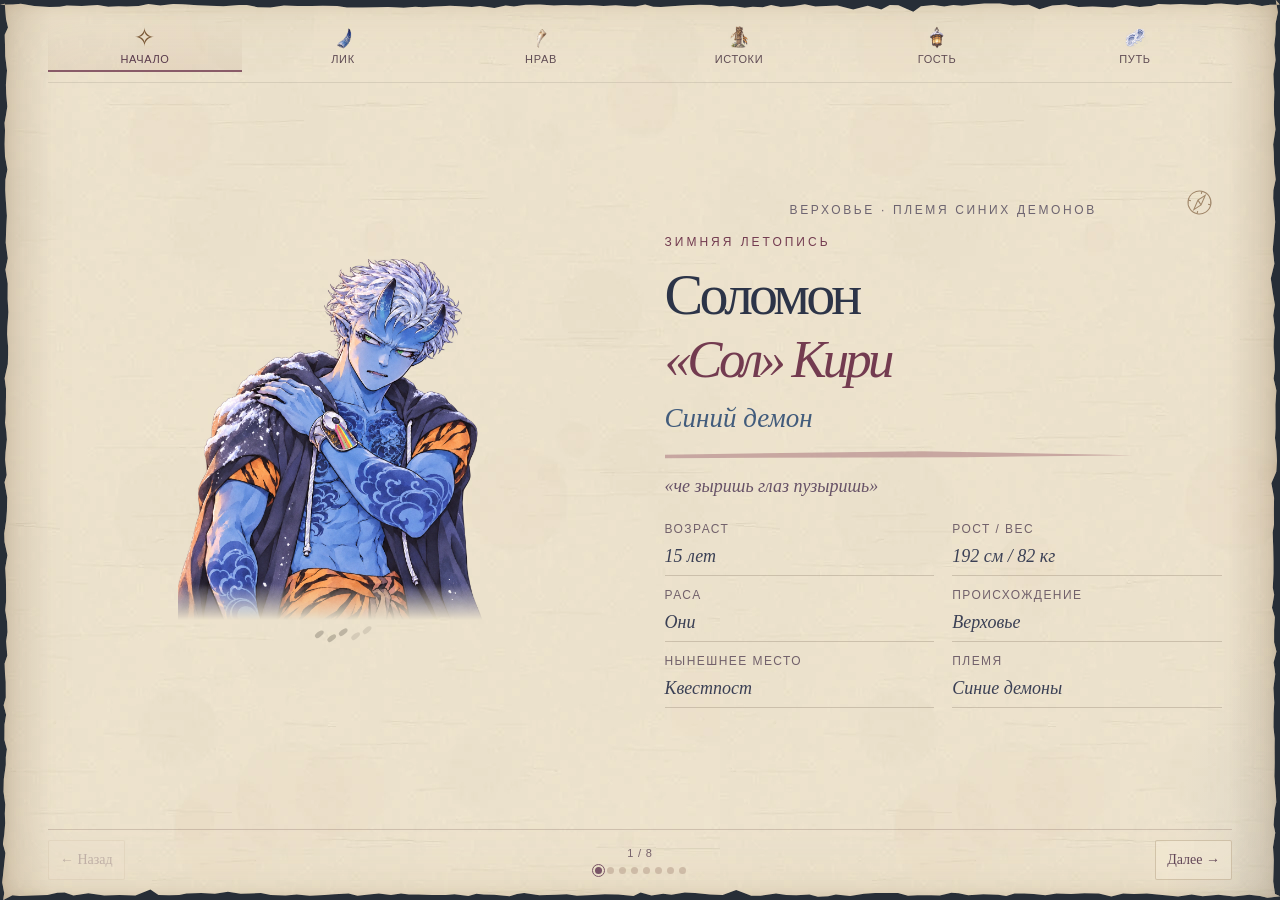
<file: index.html>
<!doctype html>
<html class="scroll-only" lang="ru"><head><meta charset="utf-8"><meta content="width=device-width,initial-scale=1,viewport-fit=cover" name="viewport"><meta content="#101e2c" name="theme-color"><meta content="Зимняя летопись Соломона Кири — акварельный свиток Синего демона." name="description">
<title>Зимняя летопись — Соломон «Сол» Кири</title>
<style>:root{--ink:#302f3b;--wine:#733b50;--blue:#425c7c;--paper:#eee6d6;--scene-height:100vh;--view-top:0px;color-scheme:light}
*{box-sizing:border-box}html{scroll-behavior:smooth;scroll-padding-top:32px}html{overflow-x:clip}html.is-embedded{overflow:hidden}body{margin:0;background:#101e2c;color:var(--ink);font:18px/1.8 Georgia,'Times New Roman',serif}button,input,select{font:inherit}button,a,input,summary,select{-webkit-tap-highlight-color:transparent}button{cursor:pointer}a{color:inherit}button:focus-visible,a:focus-visible,summary:focus-visible,input:focus-visible,select:focus-visible,[contenteditable]:focus-visible{outline:2px solid #587bac;outline-offset:5px}::selection{background:#804a65;color:#fff9e8}[hidden]{display:none!important}img{max-width:100%}button{touch-action:manipulation}
.winter-sky{position:fixed;inset:0;pointer-events:none;background:radial-gradient(ellipse at 15% 15%,#314b61 0,transparent 45%),radial-gradient(ellipse at 90% 65%,#273b50,transparent 50%),#101e2c}
.winter-sky:after{content:"";position:absolute;inset:0;opacity:.25;background:repeating-linear-gradient(115deg,transparent 0 90px,#8998a50a 91px 93px)}
.page-wrap{position:relative;max-width:1140px;margin:auto;padding:22px 34px 70px}.toolbar{display:flex;align-items:center;justify-content:space-between;gap:16px;margin:0 18px 25px;font:14px/1.4 Arial,sans-serif;color:#c3d0dc}.toolbar-identity{text-decoration:none;letter-spacing:.12em;display:flex;gap:12px;align-items:center}.toolbar-identity span{font:26px Georgia;color:#bbbdca}.toolbar-actions,.editor-actions{display:flex;flex-wrap:wrap;gap:8px}.toolbar button,.editor-panel button,.editor-panel select{border:1px solid #8ea1b84d;background:#152637;color:#e8edf3;padding:11px 14px;border-radius:2px;min-height:44px;font:14px Arial,sans-serif}.toolbar button:hover,.editor-panel button:hover{background:#314458}.editor-panel{margin:0 18px 28px;border-block:1px solid #71879b6b;padding:18px;color:#d9e3eb;font:16px/1.6 Arial,sans-serif;background:#122432}.editor-panel p{margin:0 0 14px}.editor-panel #editStatus{margin:14px 0 0;color:#d9c2ad}.editor-panel details{margin-top:18px}.editor-panel summary{cursor:pointer}.editor-panel label{display:block;margin:14px 0}.editor-panel input{max-width:100%;font-size:14px}.editor-panel select{margin-left:8px;max-width:100%}.upload-label input{display:block;margin-top:8px}
.scroll-frame{position:relative;padding:0 16px;filter:drop-shadow(0 24px 30px #0005)}.roller{height:36px;position:relative;z-index:5;margin:0 -18px;border:1px solid #372d31;border-radius:8px;background:repeating-linear-gradient(2deg,transparent 0 4px,#1a182018 5px 6px),linear-gradient(#3c3030,#987956 30%,#b39570 44%,#5a453a 75%,#30242a);box-shadow:0 5px 9px #090f2155,inset 0 2px 2px #ebd1aa4a}.roller:before,.roller:after{content:"";position:absolute;top:-5px;width:22px;height:45px;background:linear-gradient(90deg,#302832,#9b8668,#43363c);border:1px solid #211c27;border-radius:5px}.roller:before{left:-5px}.roller:after{right:-5px}.roller-bottom{margin-top:-4px}.roller-ribbon{position:absolute;top:26px;left:9%;width:18px;height:100px;background:linear-gradient(90deg,#552d3d,#9d5d65 55%,#673348);clip-path:polygon(0 0,100% 0,100% 100%,50% 86%,0 100%);transform-origin:50% 0;transform:rotate(-8deg);animation:ribbon 8s ease-in-out infinite alternate}.ribbon-two{right:10%;left:auto;height:76px;animation-delay:-4s;transform:rotate(8deg)}@keyframes ribbon{to{transform:rotate(2deg)}}
.paper{position:relative;isolation:isolate;background-color:var(--paper);background-image:linear-gradient(90deg,#98826b36,transparent 4%,transparent 96%,#98826b3b),url('[data-uri]');background-size:100% 100%,720px auto;border-inline:2px solid #887459;box-shadow:inset 0 0 45px #93816630;overflow:clip}.paper:before,.paper:after{content:"";position:absolute;inset:0 auto 0 0;width:5px;background:#25334636;clip-path:polygon(0 0,100% 1%,25% 7%,90% 15%,30% 25%,100% 34%,15% 45%,90% 59%,30% 76%,100% 92%,0 100%);pointer-events:none;z-index:3}.paper:after{left:auto;right:0;transform:scaleX(-1)}.paper-inner{position:relative;padding:28px 64px 48px}.paper-bruise{position:absolute;width:280px;height:1000px;border-radius:50%;background:radial-gradient(ellipse,#8b9daf36,transparent 70%);pointer-events:none}.bruise-one{right:-150px;top:600px}.bruise-two{left:-150px;top:2200px}.svgdefs{position:absolute;width:0;height:0;overflow:hidden}
.bookmark-nav{position:relative;display:flex;flex-wrap:wrap;justify-content:center;gap:4px 14px;padding:10px 0 16px;border-bottom:1px solid #766d642e;margin:0 0 22px}.bookmark-nav a{padding:8px 0;font:12px/1.4 Arial,sans-serif;text-decoration:none;letter-spacing:.1em;text-transform:uppercase;color:#604c54;min-height:36px}.bookmark-nav a:hover,.bookmark-nav a[aria-current]{color:#325b87;text-decoration:underline;text-underline-offset:7px}
.opening{position:relative;border-bottom:1px solid #77645440;padding-bottom:36px}.tiny-rule{margin:0;text-align:center;font:12px/1.8 Arial,sans-serif;text-transform:uppercase;letter-spacing:.22em;color:#6d6470}.intro-grid{display:grid;grid-template-columns:54% 46%;align-items:center;min-height:650px;position:relative;margin:0 -24px}.cover-art{margin:4px -32px 0 -25px;position:relative;transform:rotate(-2deg);min-width:0}.cover-art img{display:block;width:100%;height:650px;object-fit:contain;mix-blend-mode:multiply;mask-image:radial-gradient(ellipse 70% 67% at 50% 49%,#000 57%,transparent 98%)}.cover-art figcaption{position:absolute;bottom:30px;left:20px;max-width:155px;color:#526581;font:italic 14px/1.5 Georgia;transform:rotate(-7deg)}.opening-copy{position:relative;z-index:1;padding:10px 0 30px 10px}.eye-small{font:12px/1.6 Arial,sans-serif;letter-spacing:.25em;text-transform:uppercase;color:var(--wine)}h1{font:400 clamp(44px,5.4vw,72px)/1.08 Georgia,serif;letter-spacing:-.065em;margin:20px 0 12px;color:#2c3448}h1 em{color:var(--wine);font-size:.91em;font-weight:400;white-space:nowrap}.nickname{font:italic 27px/1.5 Georgia;color:var(--blue);margin:0}.intro-line{height:10px;width:84%;margin:22px 0;background:#853f555c;clip-path:polygon(0 45%,55% 10%,100% 50%,64% 70%,0 80%)}.opening-quote{max-width:310px;font:italic 20px/1.65 Georgia;color:#675267;margin:24px 0}.read-link{display:inline-flex;gap:20px;align-items:center;text-decoration:none;font:14px/1.5 Arial,sans-serif;padding:10px 0;border-bottom:1px solid #76536666;color:#60394b}.read-link span{font-size:22px}.stamp{position:absolute;right:-2px;top:-65px;font:34px/1 Georgia;color:#804453;border:2px solid #80445399;padding:9px;transform:rotate(12deg);opacity:.65;outline:1px solid #80445355;outline-offset:4px}
.stats{display:grid;grid-template-columns:repeat(3,minmax(0,1fr));gap:22px 28px;margin:0;padding:20px 10px 0}.stat{border-bottom:1px solid #897b6955;padding-bottom:12px;min-width:0}.stat dt{font:12px/1.5 Arial,sans-serif;letter-spacing:.12em;color:#72616b;text-transform:uppercase}.stat dd{margin:6px 0 0;font:italic 20px/1.4 Georgia;color:#3b4055;overflow-wrap:anywhere}
.section{position:relative;padding:60px 0 28px;scroll-margin-top:28px}.chap-num{font:12px/1.5 Arial,sans-serif;text-align:center;text-transform:uppercase;letter-spacing:.23em;color:#786a72}.section h2{font:italic 400 clamp(33px,4vw,48px)/1.2 Georgia;text-align:center;letter-spacing:-.035em;margin:9px 0 0;color:var(--wine)}.orn-line{display:flex;align-items:center;justify-content:center;gap:14px;margin:18px auto 32px;max-width:380px}.orn-line:before,.orn-line:after{content:"";height:1px;background:linear-gradient(90deg,transparent,#8a778674);flex:1}.orn-line:after{transform:scaleX(-1)}.orn-line svg{width:60px;height:27px;overflow:visible}.chapter-flowers{position:absolute;pointer-events:none;z-index:1;width:115px;height:175px;opacity:.72;top:15px;filter:drop-shadow(0 1px 1px #4d597b20)}.flowers-0{right:-91px;transform:rotate(-23deg)}.flowers-1{left:-96px;transform:rotate(23deg)}.opening .chapter-flowers{top:auto;bottom:5px}.prose{font:18px/1.85 Georgia,serif;max-width:68ch;margin-inline:auto;overflow-wrap:anywhere}.prose p{margin:0 0 20px}.prose p:first-child:first-letter{font-size:1.6em;color:var(--wine)}.prose strong{color:var(--wine)}.two-col{display:grid;grid-template-columns:minmax(0,1.1fr) minmax(0,1fr);gap:30px;align-items:center}.two-col.reversed{grid-template-columns:minmax(0,.8fr) minmax(0,1.3fr);gap:40px}.story-row{display:grid;grid-template-columns:minmax(0,1fr) minmax(0,1.1fr);gap:32px;align-items:center}.story-row.swap{grid-template-columns:minmax(0,1.2fr) minmax(0,1fr)}.illustration{position:relative;margin:0;min-width:0;text-align:center}.illustration img{display:block;width:100%;height:auto;object-fit:contain;mix-blend-mode:multiply;mask-image:radial-gradient(ellipse at center,#000 44%,transparent 75%);filter:saturate(.85)}.illustration figcaption{font:italic 14px/1.5 Georgia;color:#6a6273;margin:8px auto 0}.illustration.expression{transform:rotate(-5deg);max-width:230px;margin:auto}.illustration.quiet{margin:35px auto 0;transform:rotate(4deg);max-width:265px}.illustration.tall{margin-left:-30px;margin-right:-8px}.illustration.landscape img{mask-image:linear-gradient(transparent,#000 10%,#000 88%,transparent);transform:rotate(-2deg)}.illustration.portrait img{mask-image:radial-gradient(ellipse at center,#000 42%,transparent 74%)}
.knife-stroke{height:12px;max-width:260px;margin:30px auto 0;background:#7c3c4454;clip-path:polygon(0 48%,18% 54%,37% 41%,65% 51%,100% 47%,70% 62%,39% 52%,0 55%)}.weapons{display:flex;gap:32px;align-items:center;margin:35px 0 0;padding:22px 0;border-block:1px solid #86756d3d}.weapon-art{width:38%;height:auto;mix-blend-mode:multiply;mask-image:radial-gradient(ellipse,#000 35%,transparent 75%)}.weapon-copy{font:italic 19px/1.65 Georgia;color:#654b5f}.snow-quote{margin:32px auto 8px;max-width:630px;text-align:center;font:italic 27px/1.5 Georgia;color:#6d435a}.snow-quote:before{content:'“';display:block;font:60px/.65 Georgia;color:#6f89ab}.gallery{display:grid;grid-template-columns:repeat(3,minmax(0,1fr));gap:34px 22px;align-items:start;margin:10px 0 0}.gallery button{min-width:0;background:none;border:0;padding:0;color:var(--ink);transition:transform .3s;cursor:zoom-in}.gallery button:hover{transform:translateY(-6px)}.art-frame{padding:8px;background:#f5ede0;border:1px solid #b1a08d55;box-shadow:2px 6px 10px #3e344d16;transform:rotate(var(--tilt))}.gallery img{display:block;width:100%;height:auto;aspect-ratio:1;object-fit:cover}.gallery button:first-child{grid-row:span 2}.gallery button:first-child img{aspect-ratio:2/3;object-fit:contain}.gallery .caption{font:italic 15px/1.45 Georgia;margin-top:14px;color:#695369}.end-mark{text-align:center;margin-top:50px;padding:28px 0 0;border-top:1px solid #78645440}.end-mark .big{font:40px Georgia;color:#7b4858;opacity:.7;margin:22px 0}.end-phrase{font:italic 15px/1.6 Georgia;color:#6f6170}.back-top{font:13px Arial,sans-serif;text-decoration:none;border-bottom:1px solid #8a7786;padding-bottom:4px}
.snow-layer{position:fixed;inset:0;overflow:hidden;pointer-events:none;z-index:1}.flake{position:absolute;top:-16px;left:var(--x);width:var(--s);height:var(--s);border-radius:50%;background:#e7f5ff;opacity:var(--o);animation:fall var(--t) linear var(--d) infinite}@keyframes fall{to{transform:translate3d(var(--drift),calc(var(--scene-height) + 30px),0)}}.mist{position:fixed;pointer-events:none;z-index:2;width:32vw;max-width:340px;height:280px;opacity:.13;background:radial-gradient(ellipse,#d7e7f599,transparent 68%);filter:blur(20px);animation:fog 24s ease-in-out infinite alternate}.mist.one{left:0;top:25%}.mist.two{right:5vw;bottom:10%;animation-delay:-12s}@keyframes fog{to{transform:translate(12%,30px) scale(1.15)}}.effects-off .flake,.effects-off .mist{display:none}.effects-off *,.effects-off *:before,.effects-off *:after{animation:none!important;transition:none!important}.effects-off{scroll-behavior:auto}.page-hidden *{animation-play-state:paused!important}.in-view{animation:arrive .8s both}@keyframes arrive{from{opacity:.35;transform:translateY(14px)}to{opacity:1;transform:translateY(0)}}
[contenteditable=true]{outline:1px dashed #8a5678;outline-offset:5px;background:#ffffff2e;cursor:text}[data-editable]{overflow-wrap:anywhere}.editing .read-link{pointer-events:none}
dialog{position:fixed;margin:auto;border:1px solid #a8b0b9;border-radius:3px;padding:18px;background:#122335;color:#e7e1d8;width:min(860px,94vw);max-height:calc(var(--scene-height) - 30px);overflow:auto;box-shadow:0 15px 80px #0006}dialog::backdrop{background:#07121de8}dialog figure{margin:12px 0;text-align:center}dialog img{display:block;margin:auto;max-width:100%;max-height:calc(var(--scene-height) - 180px);object-fit:contain;min-height:60px}dialog figcaption{margin-top:10px;font:italic 18px Georgia}.dialog-tools,.dialog-navigation{display:flex;align-items:center;justify-content:space-between;gap:12px;font:14px Arial,sans-serif}dialog button{font:14px Arial,sans-serif;min-height:44px;border:1px solid #b0bdcc66;color:#eef0ef;background:none;border-radius:2px;padding:10px 15px}.modal-open{overflow:hidden}.embedded-auto .snow-layer{position:absolute;top:var(--view-top);height:var(--scene-height);bottom:auto}.embedded-auto .mist{position:absolute;top:calc(var(--view-top) + 60px);bottom:auto}.embedded-auto dialog{position:absolute;top:calc(var(--view-top) + 15px);bottom:auto;margin-top:0}.embedded-auto{overflow:hidden}.embedded-auto.modal-open{overflow:hidden}
@media(max-width:900px){.page-wrap{padding-inline:25px}.paper-inner{padding-inline:40px}.intro-grid{min-height:540px;margin-inline:-16px}.cover-art img{height:540px}.cover-art figcaption{display:none}.opening-copy{padding-left:0}h1{font-size:53px}.stamp{top:-62px;right:6px}.opening-quote{font-size:18px}.flowers-0{right:-65px}.flowers-1{left:-65px}.two-col.reversed{gap:24px;grid-template-columns:minmax(0,.7fr) minmax(0,1.3fr)}.gallery{gap:28px 16px}}
@media(max-width:700px){.page-wrap{padding:14px 12px 35px}.toolbar{margin:0 4px 22px;flex-wrap:wrap;gap:12px}.toolbar-identity{font-size:12px}.toolbar-actions{width:100%}.toolbar button{flex:1;padding:11px 8px;font-size:12px}.editor-panel{margin-inline:0;padding:14px}.editor-actions button{flex:1 1 42%;padding:10px;font-size:13px}.scroll-frame{padding-inline:6px}.roller{height:27px;margin-inline:-4px}.roller:before,.roller:after{height:35px;width:14px;top:-4px}.roller-ribbon{top:20px;height:55px;width:13px}.ribbon-two{height:46px}.paper-inner{padding:22px 22px 32px}.bookmark-nav{display:grid;grid-template-columns:repeat(3,1fr);text-align:center;gap:0 8px;margin-bottom:18px;padding:0 4px 12px}.bookmark-nav a{font-size:11px;min-height:34px;padding-block:9px}.tiny-rule{font-size:10px;letter-spacing:.14em}.intro-grid{display:flex;flex-direction:column;margin:0;min-height:0}.cover-art{width:100%;margin:0 auto 6px;transform:rotate(-1deg)}.cover-art img{height:340px;width:100%;object-fit:contain}.opening-copy{text-align:center;padding:0;max-width:100%}.eye-small{font-size:11px;letter-spacing:.2em}h1{font-size:clamp(39px,11vw,65px);margin:12px 0}.nickname{font-size:23px}.opening-quote{font-size:17px;line-height:1.6;max-width:290px;margin:18px auto}.intro-line{margin:16px auto;width:80%}.stamp{width:37px;height:37px;font-size:24px;padding:3px;top:-31px;right:1px;opacity:.5}.read-link{font-size:13px;gap:12px;padding:6px 0}.stats{grid-template-columns:repeat(2,minmax(0,1fr));gap:19px 14px;padding:30px 0 0}.stat dt{font-size:10px;letter-spacing:.08em}.stat dd{font-size:17px}.opening{padding-bottom:26px}.section{padding:40px 0 20px}.section h2{font-size:34px}.chap-num{font-size:11px}.orn-line{margin:14px auto 24px;width:72%}.prose{font-size:17px;line-height:1.8}.prose p{margin-bottom:18px}.two-col,.two-col.reversed,.story-row,.story-row.swap{display:flex;flex-direction:column;gap:22px}.two-col .illustration{width:100%;max-width:310px}.two-col .prose{order:1}.two-col .illustration,.two-col .expression-pair{order:0}.expression-pair{display:flex;gap:10px;align-items:center;width:100%}.illustration.expression,.illustration.quiet{width:50%;margin:0;transform:rotate(-3deg)}.illustration.quiet{transform:rotate(3deg)}.illustration figcaption{font-size:13px}.story-row .illustration{width:100%;max-width:350px;margin:0;order:0}.story-row .prose{order:1}.story-row.swap .illustration.landscape{order:1}.weapons{gap:8px;flex-direction:column;padding:15px 0}.weapon-art{width:90%;max-width:300px}.weapon-copy{font-size:17px;text-align:center}.snow-quote{font-size:22px;margin-block:24px 0}.chapter-flowers{width:74px;height:110px;opacity:.5}.flowers-0{right:-52px}.flowers-1{left:-54px}.gallery{grid-template-columns:repeat(2,minmax(0,1fr));gap:25px 17px}.gallery .caption{font-size:13px}.gallery button:first-child{grid-row:auto}.gallery button:first-child img{aspect-ratio:1;object-fit:cover;object-position:50% 15%}.gallery button:last-child{grid-column:1/-1;width:60%;justify-self:center}.art-frame{padding:5px}.end-mark{margin-top:20px}.end-phrase{font-size:13px}.mist{width:18vw;opacity:.07}dialog{padding:12px}dialog button{padding:9px 10px;font-size:13px}}
@media(prefers-reduced-motion:reduce){html{scroll-behavior:auto}*,*:before,*:after{animation:none!important;transition:none!important}.flake,.mist{display:none}}
@media print{body{background:white}.toolbar,.editor-panel,.snow-layer,.mist,.winter-sky,.read-link,.bookmark-nav,.roller,dialog,.back-top{display:none!important}.page-wrap,.scroll-frame{padding:0;filter:none;max-width:none}.paper{border:0;box-shadow:none}.paper-inner{padding:20px}.section{break-inside:avoid}.in-view{animation:none}.prose{font-size:12pt}.intro-grid{min-height:400px}.cover-art img{height:400px}}
.gaze{position:relative;max-width:490px;margin:auto;mix-blend-mode:multiply;mask-image:radial-gradient(ellipse 73% 71%,black 55%,transparent 99%)}.cover-art .gaze img,.gaze canvas{display:block;width:100%;height:auto;mask-image:none}.gaze canvas{position:absolute;inset:0;pointer-events:none}.bookmark-nav a{display:flex;align-items:center;justify-content:center;gap:5px}.bookmark-nav img{width:30px;height:30px;object-fit:contain}.stream-scene{margin:35px 0 0}.stream-scene img,.wreath img{display:block;width:100%;height:auto;mix-blend-mode:multiply}.weapon-notes summary{cursor:pointer;color:var(--wine);padding:12px}.weapon-notes>div{display:flex;justify-content:center;gap:25px}.weapon-notes figure{width:35%;margin:8px;text-align:center}.weapon-notes img{width:100%;max-width:180px}.effects-off .gaze canvas{display:none}@media(max-width:700px){.gaze{max-width:300px}.bookmark-nav a{flex-direction:column;gap:2px}.bookmark-nav img{width:25px;height:25px}}
html.scroll-only, .scroll-only body{background:transparent}.scroll-only .toolbar,.scroll-only #editorPanel,.scroll-only .winter-sky,.scroll-only .snow-layer,.scroll-only .mist{display:none!important}.scroll-only .page-wrap{width:100%;max-width:none;margin:0;padding:6px 8px}.scroll-only .scroll-frame{filter:none;padding:0 10px}.scroll-only .roller{margin-inline:-6px}
</style><style>
.roller{display:none}
.paper{border:0;box-shadow:inset 0 0 18px #8e714f63,inset 0 0 75px #a78a6233}
.paper::before{inset:0;width:auto;transform:none;clip-path:none;background:radial-gradient(ellipse 90px 74px at var(--edge-x,-160px) var(--edge-y,-160px),#fffcdfb3,transparent 77%);opacity:var(--edge-light,0);z-index:4}
.paper::after{display:none}
@media print{.paper{clip-path:none!important}}
</style>
<style>
.scroll-only .page-wrap{width:100%;max-width:1040px;margin-inline:auto}
.intro-grid{min-height:0;margin:18px 0 26px;grid-template-columns:minmax(0,1fr) minmax(0,1fr);gap:clamp(14px,3vw,40px)}
.cover-art{margin:0;transform:none}.gaze{width:min(100%,390px);margin:auto}
.section .illustration,.section .stream-scene{width:100%;max-width:385px;margin:12px auto;text-align:center}
.section .illustration img,.section .stream-scene img{display:block;width:100%;height:auto;max-height:370px;object-fit:contain;margin:auto}
.section .stream-scene{max-width:530px}
.two-col,.two-col.reversed,.story-row,.story-row.swap{grid-template-columns:minmax(0,1fr) minmax(0,1fr);gap:clamp(18px,3vw,36px)}
@media(max-width:740px){
.intro-grid,.two-col,.two-col.reversed,.story-row,.story-row.swap{display:flex;flex-direction:column}
.intro-grid{gap:14px}.cover-art{width:min(100%,310px)}
.section .illustration,.section .stream-scene{max-width:340px}
.section .illustration img,.section .stream-scene img{max-height:330px}
}
</style><style>
.keepsake{position:absolute;right:-22px;top:5px;width:70px;height:70px;object-fit:contain;pointer-events:none;transform:rotate(13deg);filter:drop-shadow(1px 2px 1px #39271f77) drop-shadow(3px 5px 3px #39271f33)}
#stranger .keepsake{right:auto;left:-24px;transform:rotate(-17deg)}
.orn-line{gap:0}.section .stream-scene img,.section .illustration img{mix-blend-mode:multiply;mask-image:linear-gradient(to right,transparent,black 7%,black 93%,transparent),linear-gradient(to bottom,transparent,black 9%,black 91%,transparent);mask-composite:intersect}
@media(max-width:700px){.keepsake{width:40px;height:40px;top:0;right:-12px}#stranger .keepsake{left:-12px}}
</style><style>.paper{container-type:inline-size}.section .stream-scene{width:100cqw;max-width:none;margin:clamp(18px,4vw,48px) calc(50% - 50cqw)}.section .stream-scene img{width:100%;height:auto;max-height:none;mask-image:linear-gradient(transparent,#000 6%,#000 94%,transparent)}.stamp{border:0;outline:0;color:#795735}.stamp svg{display:block;width:1em;height:1em}</style><style>
.ink-weather{position:absolute;inset:0;pointer-events:none;overflow:hidden}
.ink-weather i{position:absolute;opacity:0;width:var(--size);height:var(--size);border-radius:60%;background:var(--tone)}
@media(prefers-reduced-motion:no-preference){
html:not(.effects-off) .art-visible .ink-weather i{animation:ink-drift var(--period) ease-in-out var(--delay) infinite}
html:not(.effects-off) .art-visible .quiet-ink{animation:ink-breathe var(--tempo,8s) ease-in-out infinite alternate;transform-origin:50% 70%}
@keyframes ink-drift{0%{opacity:0;transform:translate(0,0)}35%{opacity:.72}100%{opacity:0;transform:translate(var(--dx),var(--dy))}}
@keyframes ink-breathe{to{scale:var(--zoom,1.009);rotate:var(--angle,.18deg)}}
}
</style><style>
/* Folio mode: self-contained tabs, no forum-side JavaScript. */
html.folio-ready{scroll-behavior:auto} .folio-ready .paper-inner{display:flex;flex-direction:column;padding:20px clamp(18px,4vw,48px) 20px;min-height:0;gap:0}
.folio-ready .paper{min-height:850px;display:flex;flex-direction:column}.folio-ready .paper-inner{flex:1}
.folio-ready .bookmark-nav{flex:none;display:grid;grid-template-columns:repeat(6,minmax(0,1fr));gap:4px;margin:0 0 12px;padding:0 0 10px;z-index:5}
.folio-ready .bookmark-nav a{position:relative;display:flex;flex-direction:column;gap:3px;min-height:45px;padding:5px 2px;font-size:11px;letter-spacing:.06em;line-height:1.1;text-align:center;border-bottom:2px solid transparent;text-decoration:none;transition:background .2s,border-color .2s}
.folio-ready .bookmark-nav a:first-child::before{content:'✧';font:25px/25px Georgia;color:#795735}.folio-ready .bookmark-nav img{width:25px;height:25px}
.folio-ready .bookmark-nav a[aria-current=page]{border-color:#895b68;color:#593a4b;background:linear-gradient(transparent,#a27b6b19);text-decoration:none}
.folio-viewport{min-height:0;flex:1;position:relative}.folio-page{padding:12px 0 16px;scroll-margin:0;border:0}.folio-page[hidden]{display:none!important}
.folio-page.folio-enter{animation:folio-in .42s ease both}@keyframes folio-in{from{opacity:.15;transform:translateX(9px)}to{opacity:1;transform:translateX(0)}}
.folio-ready .section h2{font-size:clamp(27px,4.6vw,43px);margin:5px 0 0}.folio-ready .orn-line{margin:10px auto 17px}.folio-ready .prose{font-size:clamp(16px,2vw,18px);line-height:1.58}.folio-ready .prose p{margin:0 0 12px}.folio-ready .prose p:last-child{margin-bottom:0}
.folio-ready .two-col,.folio-ready .story-row{gap:18px}.folio-ready .section .illustration{margin:5px auto}.folio-ready .section .illustration img{max-height:310px}.folio-ready .section .stream-scene{width:100%;max-width:none;margin:10px auto}.folio-ready .section .stream-scene img{max-height:240px;object-fit:contain}
.folio-ready .intro-grid{gap:12px;margin:8px 0 18px;min-height:0}.folio-ready .opening-copy{padding:0}.folio-ready .gaze{max-width:330px}.folio-ready h1{font-size:clamp(34px,5.4vw,58px);margin:12px 0 8px}.folio-ready .intro-line{margin:12px 0}.folio-ready .opening-quote{margin:12px 0;font-size:18px}.folio-ready .stats{padding:6px 0 0;gap:10px 18px}.folio-ready .stat{padding-bottom:6px}.folio-ready .stat dd{font-size:18px}.folio-ready .stamp{top:-20px;right:0;font-size:27px}.folio-ready .weapons{margin:12px 0 0;padding:10px 0;gap:14px}.folio-ready .weapon-copy{font-size:16px}.folio-ready .weapon-notes summary{padding:8px}.folio-ready .weapon-notes img{max-height:125px;object-fit:contain}.folio-ready .snow-quote{font-size:21px;margin:18px auto 0}.folio-ready .end-mark{margin:18px 0 0;padding:10px 0 0}.folio-ready .end-mark .big{margin:8px 0;font-size:26px}
.folio-controls{flex:none;position:relative;z-index:5;display:grid;grid-template-columns:1fr auto 1fr;align-items:center;gap:8px;margin-top:12px;padding-top:10px;border-top:1px solid #8b72684f}.folio-controls button{border:1px solid #9c82635c;background:#f7edda66;color:#634758;border-radius:2px;padding:9px 11px;min-height:40px;font:14px Georgia,serif}.folio-controls button:first-child{justify-self:start}.folio-controls button:last-child{justify-self:end}.folio-controls button:hover:not(:disabled){background:#c4a78a55}.folio-controls button:disabled{opacity:.3;cursor:default}.folio-progress{text-align:center;color:#76616a;font:11px/1.4 Arial,sans-serif;letter-spacing:.07em}.folio-dots{display:flex;justify-content:center;gap:5px;margin-top:5px}.folio-dots button{padding:0;min-height:0;width:7px;height:7px;border:0;border-radius:50%;background:#a88d7c70}.folio-dots button[aria-current=page]{background:#795466;outline:1px solid #795466;outline-offset:2px}
/* Use the iframe viewport itself as the page frame. Only overflowed pages get local scrolling. */
.scroll-only.folio-ready .page-wrap{padding:6px 4px}.scroll-only.folio-ready .scroll-frame{padding:0 4px}.scroll-only.folio-ready .paper{height:calc(100vh - 12px);height:calc(100dvh - 12px);min-height:0}.scroll-only.folio-ready .paper-inner{height:100%;overflow:hidden}.scroll-only.folio-ready .folio-viewport{overflow-y:auto;overflow-x:hidden;scrollbar-width:thin;scrollbar-color:#a68b7a55 transparent;overscroll-behavior-y:auto}.scroll-only.folio-ready body{overflow:hidden}
@media(max-width:740px){.folio-ready .paper-inner{padding:16px 18px}.folio-ready .bookmark-nav a{font-size:10px;letter-spacing:0}.folio-ready .bookmark-nav img{width:23px;height:23px}.folio-ready .intro-grid{gap:6px}.folio-ready .cover-art{width:min(100%,235px)}.folio-ready .opening-copy{text-align:center}.folio-ready .opening-copy .intro-line{margin-inline:auto}.folio-ready .opening-quote{max-width:none;margin:8px 0}.folio-ready .read-link{padding:3px 0}.folio-ready .stats{grid-template-columns:repeat(2,minmax(0,1fr));gap:7px 14px}.folio-ready .stat dd{font-size:16px}.folio-ready .nickname{font-size:20px}.folio-ready .tiny-rule{font-size:10px}.folio-ready .section .illustration{max-width:250px}.folio-ready .section .illustration img{max-height:210px}.folio-ready .section .stream-scene img{max-height:160px}.folio-ready .two-col,.folio-ready .story-row{gap:10px}.folio-ready .prose{font-size:16px;line-height:1.52}.folio-ready .orn-line{margin:7px auto 12px}.folio-ready .section h2{font-size:29px}.folio-ready .weapons{flex-direction:row}.folio-ready .weapon-art{width:32%}.folio-ready .weapon-copy{text-align:left}.folio-ready .snow-quote{font-size:19px}.folio-ready .stamp{display:none}.folio-ready .end-mark .big{display:none}.folio-ready .keepsake{width:32px;height:32px;right:0}.folio-ready #stranger .keepsake{left:0}}
@media(max-width:460px){.folio-ready #temper .two-col{display:block}.folio-ready #temper .wreath{float:left;width:38%;max-width:130px;margin:0 12px 4px 0}.folio-ready #temper .wreath img{max-height:145px}.folio-ready #temper .two-col::after{content:'';display:block;clear:both}.folio-ready #stranger .illustration img{max-height:165px}.folio-ready #stranger .snow-quote{margin-top:10px}}
@media(min-width:741px){.folio-ready .folio-viewport{display:flex;flex-direction:column}.folio-ready .folio-page{margin-block:auto;flex:none;width:100%}}
@media(max-width:380px){.folio-ready .paper-inner{padding:13px 13px}.folio-ready .bookmark-nav{gap:1px}.folio-ready .bookmark-nav a{font-size:9px}.folio-ready .section .illustration img{max-height:180px}.folio-ready .cover-art{width:min(100%,205px)}.folio-ready .folio-controls button{font-size:12px;padding:8px}}
@media print{.folio-ready .paper,.folio-ready .paper-inner,.folio-viewport{display:block!important;height:auto!important;overflow:visible!important}.folio-page[hidden]{display:block!important}.folio-controls{display:none!important}}
</style><style id="forum-seamless-edges">
/* Embedded view only: opaque, unobtrusive backing behind the torn edge. */
html.scroll-only, html.scroll-only body {
  margin:0; padding:0; width:100%; height:100%;
  background:#272e37; color-scheme:light;
}
.scroll-only.folio-ready .page-wrap {
  width:100%; max-width:none; margin:0; padding:0;
}
.scroll-only.folio-ready .scroll-frame {margin:0; padding:0; filter:none;}
.scroll-only.folio-ready .paper {
  width:100%; height:100vh; height:100dvh; min-height:0; margin:0;
}
</style>
<style id="chapter-composition-v5">
/* Full-size illustrated spreads for folios 2 and 3. */
.folio-ready #face .two-col,.folio-ready #temper .two-col {
  display:grid; grid-template-columns:minmax(0,1fr) minmax(0,1.13fr);
  gap:clamp(16px,2.7vw,32px); align-items:center;
}
.folio-ready #temper .two-col {grid-template-columns:minmax(0,1fr) minmax(0,1.15fr)}
.folio-ready #face .illustration,.folio-ready #temper .illustration {
  width:100%; max-width:none; margin:0; float:none; min-width:0;
}
.folio-ready #face .illustration img,.folio-ready #temper .illustration img {
  width:100%; height:auto; max-height:min(650px,62vh); object-fit:contain;
  filter:saturate(.96); mask-image:linear-gradient(to right,transparent,black 5%,black 95%,transparent),linear-gradient(to bottom,transparent,black 5%,black 95%,transparent);mask-composite:intersect;
}
.folio-ready #face .prose,.folio-ready #temper .prose {width:100%;margin:0;max-width:none;min-width:0;}
.folio-ready #face .illustration figcaption,.folio-ready #temper .illustration figcaption{margin-top:10px}
@media(max-width:740px){
 .folio-ready #face .two-col,.folio-ready #temper .two-col {gap:14px;}
 .folio-ready #temper .prose {font-size:15px;line-height:1.48}
 .folio-ready #face .illustration img,.folio-ready #temper .illustration img {max-height:430px;}
}
@media(max-width:580px){
 .folio-ready #face .two-col,.folio-ready #temper .two-col {display:flex;flex-direction:column;gap:10px;}
 .folio-ready #face .illustration,.folio-ready #temper .illustration {width:min(100%,330px);margin:0 auto;}
 .folio-ready #face .illustration img{max-height:300px;}
 .folio-ready #temper .illustration img{max-height:235px;}
 .folio-ready #temper .prose{font-size:16px;line-height:1.52;}
 .folio-ready #temper .two-col::after{display:none;}
}
@media(max-width:400px){
 .folio-ready #temper .illustration img{max-height:205px;}
 .folio-ready #temper .prose{font-size:15.5px;line-height:1.47;}
}
</style>
<style id="illustrated-folios-v6">
/* V6: generous illustrated folios; compact, responsive composition. */
.folio-ready #temper-gear .stream-scene{margin:16px 0 12px;width:100%;max-width:none}
.folio-ready #temper-gear .stream-scene img{width:100%;height:auto;max-height:none;object-fit:contain;mask-image:linear-gradient(transparent,#000 5%,#000 95%,transparent)}
.folio-ready #temper-gear .weapons{display:grid;grid-template-columns:minmax(0,1.25fr) minmax(0,1fr);gap:22px;margin:6px 0 0;padding:10px 0;align-items:center}
.folio-ready #temper-gear .weapon-art{width:100%;max-height:235px;object-fit:contain;mask-image:radial-gradient(ellipse,#000 57%,transparent 78%)}
.folio-ready #temper-gear .weapon-notes>div{gap:18px}
.folio-ready #temper-gear .weapon-notes figure{width:42%;margin:0;text-align:center}
.folio-ready #temper-gear .weapon-notes img{width:100%;max-width:210px;max-height:180px;object-fit:contain}
.folio-ready #origins-story .tribe-spread{display:grid;grid-template-columns:minmax(0,1.6fr) minmax(0,1fr);align-items:center;gap:clamp(14px,3vw,32px);margin-top:22px}
.folio-ready #origins-story .prose{max-width:none;margin:0;min-width:0}
.folio-ready #origins-story .tribe-relics{position:relative;display:flex;flex-direction:column;align-items:center;justify-content:center;margin:0;min-width:0;gap:0;isolation:isolate}
.folio-ready #origins-story .tribe-relics::before{content:'';position:absolute;inset:4% -6%;z-index:-1;background:radial-gradient(ellipse,#8d8b7833,transparent 68%)}
.folio-ready #origins-story .tribe-relics img{display:block;object-fit:contain;filter:drop-shadow(3px 8px 5px #4d3d3825);mix-blend-mode:multiply}
.folio-ready #origins-story .tribe-totem{width:100%;max-width:350px;transform:rotate(-3deg)}
.folio-ready #origins-story .tribe-lantern{width:62%;max-width:210px;margin-top:-9%;align-self:flex-end;transform:rotate(8deg)}
.folio-ready #stranger .story-row{grid-template-columns:minmax(0,1.1fr) minmax(0,1fr);align-items:center;gap:clamp(16px,2.5vw,28px)}
.folio-ready #stranger .illustration{width:100%;max-width:none;margin:0;min-width:0}
.folio-ready #stranger .illustration img{width:100%;height:auto;max-height:min(610px,57vh);object-fit:contain;mask-image:radial-gradient(ellipse 72% 71%,#000 56%,transparent 98%);filter:saturate(.96)}
.folio-ready #stranger .prose{margin:0;max-width:none}
@media(min-width:741px){
 .folio-ready #temper-gear,.folio-ready #origins-story,.folio-ready #stranger{padding-block:20px}
 .folio-ready #temper-gear .weapon-copy{font-size:19px;line-height:1.6}
 .folio-ready #origins-story .tribe-spread{min-height:480px}
 .folio-ready #stranger .snow-quote{margin-top:28px}
}
@media(max-width:740px){
 .folio-ready #temper-gear .weapons{gap:12px}
 .folio-ready #temper-gear .weapon-notes img{max-height:155px}
 .folio-ready #stranger .illustration img{max-height:410px}
 .folio-ready #origins-story .tribe-spread{gap:14px}
}
@media(max-width:580px){
 .folio-ready #origins-story .tribe-spread{display:flex;flex-direction:column;gap:8px;margin-top:12px}
 .folio-ready #origins-story .tribe-relics{flex-direction:row;width:100%;gap:4px;max-width:360px}
 .folio-ready #origins-story .tribe-totem{width:54%;max-height:150px}
 .folio-ready #origins-story .tribe-lantern{width:36%;max-height:120px;margin:0;align-self:center}
 .folio-ready #stranger .story-row{display:flex;flex-direction:column;gap:10px}
 .folio-ready #stranger .illustration{width:min(100%,340px)}
 .folio-ready #stranger .illustration img{max-height:300px}
 .folio-ready #temper-gear .weapon-art{max-height:160px}
 .folio-ready #temper-gear .weapon-notes img{max-height:130px}
}
@media(max-width:400px){
 .folio-ready #stranger .illustration img{max-height:240px}
 .folio-ready #origins-story .tribe-totem{max-height:125px}
 .folio-ready #origins-story .tribe-lantern{max-height:100px}
 .folio-ready #origins-story .prose{font-size:15.5px;line-height:1.47}
}
</style><style id="folio-final-spacing">
@media(min-width:741px){
 .folio-ready #origins-story .tribe-spread{grid-template-columns:minmax(0,1.4fr) minmax(0,1fr)}
 .folio-ready #origins-story .prose{font-size:clamp(17px,2.2vw,19px);line-height:1.63}
 .folio-ready #stranger .story-row{grid-template-columns:minmax(0,1.23fr) minmax(0,1fr)}
 .folio-ready #temper-gear .weapon-notes img{max-height:155px}
 .folio-ready #temper-gear .weapon-notes summary{padding:5px 8px}
}
@media(min-width:581px) and (max-width:740px){
 .folio-ready #stranger .illustration img{max-height:360px}
 .folio-ready #stranger .prose{font-size:15.5px;line-height:1.48}
}
@media(max-width:400px){
 .folio-ready #temper .illustration img{max-height:175px}
 .folio-ready #stranger .illustration img{max-height:220px}
 .folio-ready #stranger .snow-quote{font-size:18px;line-height:1.35}
}
</style><style>@media(min-width:950px){.folio-ready #temper-gear{padding-block:12px}.folio-ready #temper-gear .weapon-art{max-height:215px}.folio-ready #temper-gear .weapon-notes img{max-height:135px}.folio-ready #temper-gear .stream-scene{margin:10px 0 8px}}</style><style>
.scene-air{position:absolute;pointer-events:none;width:3px;height:3px;border-radius:50%;background:currentColor;color:#fbfcff;box-shadow:19px 8px currentColor,-15px 13px currentColor;opacity:0}
.snow{--x:8px;--y:16px;--time:5s}.pollen{color:#c49448;--x:12px;--y:-7px;--time:7s}.spray{--x:6px;--y:-6px;--time:2.8s}.ash{color:#deae72;--x:-5px;--y:-15px;--time:6s}.sparks{color:#f3ae62;--x:9px;--y:-21px;--time:4s}.wind{--x:25px;--y:6px;--time:5.6s}
@keyframes scene-air{0%,100%{opacity:0}45%{opacity:.7}100%{transform:translate(var(--x),var(--y))}}
@keyframes scene-poise{to{translate:var(--shift,0) -1px;rotate:var(--tilt,.22deg);scale:var(--size,1.006)}}
@media(prefers-reduced-motion:no-preference){
html:not(.effects-off):not(.page-hidden) .folio-page:not([hidden]) .scene-air{animation:scene-air var(--time) ease-in-out infinite}
html:not(.effects-off):not(.page-hidden) .folio-page:not([hidden]) :is(img.quiet-ink,.tribe-lantern,.tribe-totem,.keepsake){animation:scene-poise var(--cycle,6s) ease-in-out infinite alternate}
[data-asset="1"]{--cycle:4.4s;--size:1.012;--tilt:-.14deg}[data-asset="12"]{--tilt:.32deg;--cycle:7s}[data-asset="11"]{--tilt:0deg;--cycle:8s}[data-asset="4"]{--tilt:-.5deg}[data-asset="17"]{--tilt:.42deg}[data-asset="18"]{--shift:1px;--cycle:7.3s}.tribe-lantern{transform-origin:50% 10%;--tilt:1.6deg;--cycle:3.8s}.tribe-totem{--tilt:-.18deg;--cycle:9s}.keepsake{--tilt:.5deg;--cycle:8s}
.bookmark-nav a:is(:hover,:focus-visible) img{translate:0 -2px;rotate:-4deg}.bookmark-nav img{transition:translate .25s,rotate .25s}
}
</style><style>

.weapon-notes summary{cursor:pointer;text-decoration:underline;text-underline-offset:.2em}


.trail-marks{display:flex;width:max-content;margin:.45rem auto;gap:7px;transform:rotate(-5deg);pointer-events:none}.trail-marks i{background:#635f53;border-radius:55% 50% 38% 42%;width:5px;height:10px;opacity:.34;transform:rotate(55deg)}.trail-marks i:nth-child(even){margin-top:5px}.trail-marks i:nth-child(n+4){opacity:.16}#path .trail-marks{transform:scaleX(-1) rotate(-5deg)}
</style><style>[data-scene="embers"],[data-scene="petals"]{cursor:pointer}.scene-air.sparks,.scene-air.spray,.scene-air.pollen{display:none}</style><style>
.folio-ready #temper-gear .stream-scene{position:relative}
#temper-gear .stream-scene img{animation:none!important;transform:none;translate:none;rotate:none;scale:none}
.water-ripple{position:absolute;display:block;pointer-events:none;left:29%;top:78%;width:25%;height:12%;mix-blend-mode:multiply;mask-image:radial-gradient(ellipse,#000 25%,transparent 70%)}
.folio-ready #origins .story-row{display:flex;flex-direction:column;align-items:stretch;gap:12px}
.folio-ready #origins .illustration.landscape{order:0;width:100%;max-width:none;margin:0 auto}
.folio-ready #origins .illustration.landscape img{width:100%;height:auto;max-height:none;object-fit:contain}
</style><style>
.folio-ready #beginning .intro-grid{display:grid;grid-template-columns:minmax(0,1.06fr) minmax(0,1fr);align-items:center;margin:0;gap:clamp(6px,2vw,26px)}
#beginning .cover-art,#beginning .opening-copy{width:100%;min-width:0;margin:0}
#beginning .opening-copy .tiny-rule{margin:0 0 12px}
#beginning .stats{grid-template-columns:repeat(2,minmax(0,1fr));text-align:left}
@media(max-width:520px){#beginning .opening-copy h1{font-size:clamp(25px,7vw,36px)}#beginning .stats{grid-template-columns:1fr}#beginning .opening-copy .stamp{display:none}}
.claw-seal{display:flex;align-items:center;justify-content:center;gap:15px;margin:clamp(16px,4vh,45px) auto 4px;width:min(76%,440px);color:#626878}
.claw-seal:before,.claw-seal:after{content:"";flex:1;height:1px;background:linear-gradient(90deg,transparent,currentColor)}.claw-seal:after{transform:scaleX(-1)}
/* Only the final panorama extends beyond the normal reading margins. */
.folio-ready .paper-inner{--folio-inset:clamp(18px,4vw,48px);padding-inline:var(--folio-inset)}
@media(max-width:740px){.folio-ready .paper-inner{--folio-inset:18px}}
@media(max-width:380px){.folio-ready .paper-inner{--folio-inset:13px}}
.folio-viewport:has(>#path:not([hidden])){margin-inline:calc(-1 * var(--folio-inset))}
.folio-ready #path .story-row{display:flex;flex-direction:column;align-items:stretch;margin-inline:0}
.folio-ready #path .story-row .prose{order:0;padding-inline:clamp(18px,5vw,52px);box-sizing:border-box}
.folio-ready #path .illustration.landscape{order:1;width:100%;max-width:none;margin:8px 0}
.folio-ready #path .trail-marks{order:2}
.folio-ready #path .illustration.landscape img{width:100%;height:auto;max-height:none;transform:none;rotate:none}
html:not(.effects-off) #stranger .fire-lit .scene-air.sparks{display:block;left:55%!important;top:76%!important;animation:fire-spark .96s ease-out 3}
.fire-lit:after{content:"";position:absolute;pointer-events:none;inset:0;background:radial-gradient(ellipse at 56% 75%,#ffba4850,transparent 23%);animation:fire-glow .72s alternate 4}
@keyframes fire-spark{from{opacity:0}25%{opacity:.95}to{opacity:0;transform:translate(8px,-40px)}}
@keyframes fire-glow{from{opacity:.1}to{opacity:.85}}
</style><style>
#assetPreview{display:block;object-fit:contain;margin:.4rem 0}#assetChoice{max-width:100%}
</style><style>
.folio-ready #origins-story .tribe-spread{display:block;min-height:0}
.tribe-camp{width:100%;margin:clamp(12px,2vw,24px) 0 0}
.tribe-camp img{display:block;width:100%;height:auto;mix-blend-mode:multiply;mask-image:linear-gradient(transparent,black 4%,black 96%,transparent)}
</style><style>
#beginning .gaze{mask-image:linear-gradient(to bottom,#000 90%,transparent);mix-blend-mode:normal}
#beginning .gaze img{mix-blend-mode:normal}
.shoulder-snow{position:absolute;top:34%;left:21%;width:3px;height:3px;background:#f4fcff;border-radius:50%;opacity:0;pointer-events:none;box-shadow:-9px 4px 1px #cbdbe9,6px -3px 0 #fff,-14px 8px 1px #eef8ff,14px -6px 0 #d5e3f0,22px -9px 1px #fff,2px 6px 1px #d2e7f8}
.effects-off .shoulder-snow{display:none}
</style><style>
.wreath-petals{position:absolute;inset:0;pointer-events:none}
.wreath-petals::before,.wreath-petals::after{content:"";position:absolute;top:57%;left:58%;width:1.35%;aspect-ratio:1.5;border-radius:35% 70%;background:#868acb;box-shadow:inset 1px 0 #c9c9ec;opacity:0;animation:wreath-petal-fall 1.9s ease-in-out both}
.wreath-petals::after{left:61%;animation-delay:.5s;background:#9bace2}
@keyframes wreath-petal-fall{0%{opacity:0;transform:translateY(0) rotate(-30deg)}18%{opacity:.95}65%{transform:translate(120%,540%) rotate(90deg)}100%{opacity:0;transform:translate(60%,900%) rotate(165deg)}}
@media(prefers-reduced-motion:reduce){.wreath-petals{display:none}}
</style><style media="screen">
html.scroll-only,html.scroll-only body,.scroll-only .page-wrap,.scroll-only .scroll-frame,.scroll-only.folio-ready .paper{height:100%;overflow:hidden;margin:0;padding:0}
.scroll-only .roller{display:none}
.scroll-only.folio-ready .folio-page{overflow-x:clip}
@media(max-width:520px){
  .folio-ready #beginning .stat dt{letter-spacing:.06em}
  .folio-ready #beginning .stats{row-gap:4px}
  .folio-ready #beginning .stat{padding-bottom:3px}
}
.scroll-only.folio-ready .folio-viewport{overflow-anchor:none;scrollbar-gutter:stable;overscroll-behavior-y:auto}
</style></head><body><div class="page-wrap"><main class="scroll-frame" id="theScroll">
<div aria-hidden="true" class="roller roller-top"><div class="roller-ribbon"></div><div class="roller-ribbon ribbon-two"></div></div>
<article class="paper" id="paper">
<div class="paper-bruise bruise-one"></div><div class="paper-bruise bruise-two"></div>
<svg aria-hidden="true" class="svgdefs" xmlns="http://www.w3.org/2000/svg"><defs>
<radialGradient id="bluePetal"><stop offset="0" stop-color="#c7dff2"></stop><stop offset=".6" stop-color="#7ea3d2"></stop><stop offset="1" stop-color="#4c6fa9"></stop></radialGradient>
<g id="blue-blossom" stroke="#435d86" stroke-linejoin="round" stroke-width=".65">
<ellipse cy="-9" fill="url(#bluePetal)" rx="7.5" ry="12"></ellipse>
<ellipse cy="-9" fill="url(#bluePetal)" rx="7.5" ry="12" transform="rotate(72)"></ellipse>
<ellipse cy="-9" fill="url(#bluePetal)" rx="7.5" ry="12" transform="rotate(144)"></ellipse>
<ellipse cy="-9" fill="url(#bluePetal)" rx="7.5" ry="12" transform="rotate(216)"></ellipse>
<ellipse cy="-9" fill="url(#bluePetal)" rx="7.5" ry="12" transform="rotate(288)"></ellipse>
<circle fill="#dec285" r="5.5" stroke="#977f56"></circle>
<circle fill="#b28d4a" r="1.8" stroke="none"></circle>
</g>
<g id="flower-sprig">
<path d="M111 318 Q99 247 83 204 T67 113 M101 263 Q142 192 146 82 M97 244 Q49 216 31 173 M105 279 Q149 238 185 181" fill="none" opacity=".8" stroke="#6b785b" stroke-width="3"></path>
<path d="M95 258 Q58 236 45 248 Q75 261 95 258 M110 235 Q130 199 149 207 Q139 236 110 235 M78 197 Q48 175 41 194 Q52 210 78 197 M123 186 Q153 161 169 172 Q153 194 123 186 M88 291 Q65 276 54 286 Q72 301 88 291" fill="#7f8e79" opacity=".8" stroke="#546d60" stroke-width=".7"></path>
<use href="#blue-blossom" transform="translate(67 110) scale(1.15)"></use>
<use href="#blue-blossom" transform="translate(148 82) scale(1.1)"></use>
<use href="#blue-blossom" transform="translate(31 172) scale(.95)"></use>
<use href="#blue-blossom" transform="translate(83 204) scale(1.22)"></use>
<use href="#blue-blossom" transform="translate(185 181) scale(.92)"></use>
<use href="#blue-blossom" transform="translate(110 262) scale(.72)"></use>
<use href="#blue-blossom" transform="translate(131 143) scale(.6)"></use>
</g>
</defs></svg>
<div class="paper-inner">
<nav aria-label="Главы летописи" class="bookmark-nav"><a href="#beginning" aria-current="page">Начало</a>
<a href="#face"><!-- Арт З1 — Лик -->
<img width="314" height="314" loading="eager" data-art-slot="З1" alt="" data-asset="13" src="art/tab-1.webp">Лик</a><a href="#temper"><!-- Арт З2 — Нрав -->
<img width="313" height="314" loading="eager" data-art-slot="З2" alt="" data-asset="14" src="art/tab-2.webp">Нрав</a><a href="#origins"><!-- Арт З3 — Истоки -->
<img width="313" height="313" loading="eager" data-art-slot="З3" alt="" data-asset="23" src="art/tab-3.webp">Истоки</a><a href="#stranger"><!-- Арт З4 — Гость -->
<img width="313" height="314" loading="eager" data-art-slot="З4" alt="" data-asset="27" src="art/tab-4.webp">Гость</a><a href="#path"><!-- Арт З5 — Путь -->
<img width="314" height="313" loading="eager" data-art-slot="З5" alt="" data-asset="24" src="art/tab-5.webp">Путь</a>
</nav><div class="folio-viewport" id="folioViewport"><section class="opening folio-page" data-chapter="beginning" id="beginning">

<div class="intro-grid">
<figure class="cover-art"><div class="gaze" style="position: relative;"><!-- Арт 1.1 — Сол с заснеженным плечом -->
<img width="1199" height="1312" loading="eager" data-art-slot="1.1" alt="Сол с заснеженным плечом" data-asset="10" src="art/1.1.webp"><span class="scene-air snow" aria-hidden="true" style="left:22%;top:18%"></span><canvas aria-hidden="true" height="1312" width="1199"></canvas><span aria-hidden="true" class="shoulder-snow"></span></div><span class="trail-marks" aria-hidden="true"><i></i><i></i><i></i><i></i><i></i></span></figure>
<div class="opening-copy"><p class="tiny-rule">Верховье · Племя синих демонов</p>
<div class="eye-small">Зимняя летопись</div>
<h1>Соломон<br><em>«Сол» Кири</em></h1><p class="nickname">Синий демон</p>
<div aria-hidden="true" class="intro-line"></div>
<p class="opening-quote">«че зыришь глаз пузыришь»</p>
<div aria-hidden="true" class="stamp"><svg aria-hidden="true" fill="none" height="36" stroke="currentColor" stroke-width="1.6" viewBox="0 0 40 40" width="36"><circle cx="20" cy="20" r="17"></circle><path d="m26 8-3 15-9 9 3-15z M17 17l6 6 M20 3v4 M20 33v4 M3 20h4 M33 20h4"></path></svg></div>
<dl class="stats">
<div class="stat"><dt>Возраст</dt><dd>15 лет</dd></div>
<div class="stat"><dt>Рост / вес</dt><dd>192 см / 82 кг</dd></div>
<div class="stat"><dt>Раса</dt><dd>Они</dd></div>
<div class="stat"><dt>Происхождение</dt><dd>Верховье</dd></div>
<div class="stat"><dt>Нынешнее место</dt><dd>Квестпост</dd></div>
<div class="stat"><dt>Племя</dt><dd>Синие демоны</dd></div>
</dl></div></div>
</section><section class="section folio-page" data-chapter="face" id="face" hidden><!-- Арт 2.2 — Украшение в углу страницы -->
<img width="160" height="160" loading="lazy" data-art-slot="2.2" alt="" aria-hidden="true" class="keepsake" data-asset="31" src="art/2.2.webp">
<div class="chap-num">Глава первая</div><h2>Лик синего демона</h2><div aria-hidden="true" class="orn-line"></div>
<div class="two-col">
<div class="prose">
<p>Соломону пятнадцать. Он атлетичен, хотя для Они сложён довольно обычно. Среди ровесников других рас его трудно проглядеть. Синяя кожа, белые волосы, длинные когти, а ростом этот детина уже почти два метра. Рядом с ним ровесники кажутся малютками, да и самого Сола легко принять за кого-то постарше.</p>
<p>Сол носит традиционную одежду своего племени. Шкуры диких зверей идут на меховые накидки, а ткань для одежды ткут племенные мастера.</p>
</div>
<figure class="illustration portrait"><!-- Арт 2.1 — Портрет справа — Сол поправляет обмотку -->
<img width="1840" height="1840" loading="lazy" data-art-slot="2.1" alt="Сол перед схваткой поправляет обмотку" class="quiet-ink" data-asset="1" decoding="async" src="art/2.1.webp"><figcaption>Застывший перед схваткой</figcaption></figure>
</div>
<div class="claw-seal" aria-hidden="true"><svg viewBox="0 0 80 60" width="76" height="57" fill="currentColor"><path d="M16 47Q25 23 44 8Q31 28 25 43ZM30 51Q39 26 59 9Q45 31 39 47ZM46 50Q54 32 68 21L53 47Z"></path></svg></div></section><section class="section folio-page" data-chapter="temper" id="temper" hidden>
<div class="chap-num">Глава вторая</div><h2>Нрав, острый как клык</h2><div aria-hidden="true" class="orn-line"></div>
<div class="two-col reversed">
<figure class="illustration wreath" style="position: relative;"><!-- Арт 3.1 — Сол плетёт венок -->
<img width="637" height="724" loading="lazy" data-art-slot="3.1" alt="Сол плетёт венок из незабудок" class="quiet-ink" data-scene="petals" data-asset="12" src="art/3.1.webp" tabindex="0" role="button" aria-label="Сол плетёт венок из незабудок — оживить лепестки"><span class="scene-air pollen" aria-hidden="true" style="left:54%;top:66%"></span><figcaption>Венок из незабудок</figcaption></figure>
<div class="prose">
<p>Соломон из тех, кого лучше обходить стороной. Кири — отъявленный задира с душой воина. Докопаться до кого-нибудь и ввязаться в драку для него обычное дело. Любит шугать слабых и наглеть, пока ему это сходит с рук. Мягко говоря, тип неприятный.</p>
<p>Сол любит свою огромную шипастую дубину, но и колющее оружие у него всегда при себе — собственные слова. Задеть за больное и спровоцировать собеседника на драку для него как делать нехер.</p>
<p>Чаще всего он прекрасно понимает, что делает. Кири нравится чувствовать своё превосходство, особенно когда хватает пары слов, чтобы вывести кого-нибудь из себя. С виду непроходимый придурок, а язык за зубами держать умеет. Когда хочет.</p>
<p>Есть, впрочем, верный способ разозлить и самого Сола. Стоит кому-нибудь поднять на смех его происхождение или задеть честь племени — и от хладнокровия мало что остаётся. Тут юнец уже срывается, а достаётся порой и тем, кто просто оказался рядом.</p>
</div>
</div>

</section><section class="section folio-page" data-chapter="temper" id="temper-gear" hidden><div class="chap-num">Глава вторая · продолжение</div><h2>Оружие и память</h2><figure class="stream-scene" style="position: relative;"><!-- Арт 4.1 — Панорама ручья -->
<img width="2172" height="724" loading="lazy" data-art-slot="4.1" alt="Прыжок Сола через горный ручей" class="quiet-ink" data-scene="stream" data-asset="11" src="art/4.1.webp"><span class="scene-air spray" aria-hidden="true" style="left:34%;top:75%"></span></figure><div class="weapons" id="arms"><button type="button" id="inspectKanabo" aria-label="Рассмотреть детали канабо" aria-controls="kanaboStudy" style="background:transparent;border:0;padding:0;cursor:zoom-in"><!-- Арт 4.2 — Канабо целиком -->
<img width="358" height="174" loading="lazy" data-art-slot="4.2" alt="Шипастая дубина канабо, рисунок красками" class="weapon-art quiet-ink" data-asset="4" decoding="async" src="art/4.2.webp" style="--angle: -.45deg; --zoom: 1.004;"></button><span class="weapon-copy">Из оружия Солу милее всего тяжёлая шипастая дубина. Но прежде чем взяться за неё, он обычно успевает уколоть противника словом.</span></div><details class="weapon-notes" id="kanaboStudy"><summary>Рассмотреть канабо</summary><div><figure class=""><!-- Арт 4.3 — Шипы и обмотка -->
<img width="314" height="313" loading="lazy" data-art-slot="4.3" alt="" class="quiet-ink" data-asset="17" src="art/4.3.webp" style="--angle: -.45deg; --zoom: 1.004;"><figcaption>Шипы и обмотка</figcaption></figure><figure class=""><!-- Арт 4.4 — Колокольчик на шнуре -->
<img width="313" height="313" loading="lazy" data-art-slot="4.4" alt="" class="quiet-ink" data-asset="18" src="art/4.4.webp" style="--angle: -.45deg; --zoom: 1.004;"><figcaption>Колокольчик на шнуре</figcaption></figure></div></details></section><section class="section folio-page" data-chapter="origins" id="origins" hidden>
<div class="chap-num">Глава третья</div><h2>Холодные выси</h2><div aria-hidden="true" class="orn-line"></div>
<div class="story-row swap">
<div class="prose">
<p>Холодные выси… Где-то на заснеженных вершинах обитало племя синих демонов. Эти воины жили в стороне от остального мира. Когтями они разрывали плоть, зубами впивались в добычу, а дьявольской силы им хватало, чтобы метать скалы.</p>
<p>Однажды синие демоны исчезли со старого континента. Вновь о племени услышали уже после катаклизма, далеко за морем.</p>
</div>
<figure class="illustration landscape" style="position: relative;"><!-- Арт 5.1 — Зимний лес и костёр -->
<img width="1738" height="905" loading="lazy" data-art-slot="5.1" alt="Снежные леса и костёр, акварель" class="quiet-ink" data-asset="5" decoding="async" src="art/5.1.webp"><span class="scene-air ash" aria-hidden="true" style="left:48%;top:64%"></span><figcaption>Среди морозных земель</figcaption></figure>
</div>

</section><section class="section folio-page" data-chapter="origins" id="origins-story" hidden><div class="chap-num">Глава третья · продолжение</div><h2>Среди синих демонов</h2><div class="tribe-spread"><div class="prose">
<p>Говорят, верховный шаман узнал о грядущей катастрофе раньше многих королей. Он повёл племя за море в надежде начать жизнь заново. Даже до отплытия синих демонов едва набиралось два десятка. Путь пережили лишь немногие.</p>
<p>В новом мире демоны поселились в лесах нынешнего Верховья. Там ещё можно было жить так, как привыкли дома, но и здесь племя гнали.</p>
<p>Соломон родился в тяжёлое время. Стычки с соседями и бандитами были обычным делом, а правители Верховья притесняли демонов. Впрочем, и сами демоны грабили местных поселенцев, а порой убивали даже случайных путников. С каждым набегом и каждой расправой ненависть росла с обеих сторон.</p>
<p>Сол рос буйным даже по меркам своих и уже в юности был одним из сильнейших в племени. Казалось бы, жизнь неплоха: драки, разбои и прочее веселье. Да только достойные противники попадались всё реже.</p>
</div><figure class="tribe-camp"><!-- Арт 6.1 — Зимняя стоянка племени -->
<img width="1860" height="846" loading="lazy" data-art-slot="6.1" data-asset="32" decoding="async" alt="Синие демоны на зимней стоянке: шаман у костра, женщина и ребёнок чинят одежду, охотник несёт дрова" src="art/6.1.png"></figure></div></section><section class="section folio-page" data-chapter="stranger" id="stranger" hidden><!-- Арт 7.2 — Украшение в углу страницы -->
<img width="160" height="159" loading="lazy" data-art-slot="7.2" alt="" aria-hidden="true" class="keepsake" data-asset="34" src="art/7.2.webp">
<div class="chap-num">Глава четвёртая</div><h2>Незваный гость</h2><div aria-hidden="true" class="orn-line"></div>
<div class="story-row">
<figure class="illustration tall" style="position: relative;"><!-- Арт 7.1 — Сол и незнакомец у костра -->
<img width="1840" height="1840" loading="lazy" data-art-slot="7.1" alt="Сол встречает вызов незнакомца у костра" class="quiet-ink" data-scene="embers" data-asset="6" decoding="async" src="art/7.1.webp" tabindex="0" role="button" aria-label="Сол встречает вызов незнакомца у костра — разжечь искры"><span class="scene-air sparks" aria-hidden="true" style="left:25%;top:73%"></span><figcaption>Вызов, которого он ждал</figcaption></figure>
<div class="prose">
<p>Однажды в становище синих демонов по ошибке забрёл путник. С виду — обычный бродяга. Окажись кто другой посреди целого племени демонов, давно бы дал дёру.</p>
<p>А этот как ни в чём не бывало съел припасы, которых племени хватило бы на целую неделю, и уселся греться у костра.</p>
<p>Когда старшие полезли в драку, он за считаные минуты раскидал их, как щенков. Последним вышел Сол. Так унизительно он ещё не проигрывал.</p>
<p>Впервые в жизни поражение его и подавило, и воодушевило. Проигрыш больно ударил по самолюбию. Но если уж случайный бродяга оказался ему не по зубам, кого ещё можно встретить за пределами родных лесов?</p>
</div>
</div>
<div class="snow-quote">В мире оказалось куда больше силы, чем Сол привык видеть вокруг себя.</div>
</section><section class="section folio-page" data-chapter="path" id="path" hidden>
<div class="chap-num">Глава пятая</div><h2>За пределами племени</h2><div aria-hidden="true" class="orn-line"></div>
<div class="story-row swap">
<div class="prose">
<p>Оправившись после драки, Сол собрал свои нехитрые пожитки и покинул племя. Хотелось посмотреть, что там за мир такой, откуда приходят подобные бродяги. Да и реванш у обидчика он ещё собирался взять.</p>
<p>В одиночку и без денег странствовать оказалось тяжело даже ему. В одной деревенской таверне после очередной драки Сол услышал о Квестпосте. Говорили, там останавливаются странники и среди них хватает интересных людей. А главное — сильных.</p>
<p>Этого ему хватило. Недолго думая, Сол отправился в Квестпост. Дорога предстояла дальняя, а что ждало его в конце пути, он и сам не знал.</p>
</div>
<figure class="illustration landscape" style="position: relative;"><!-- Арт 8.1 — Панорама перевала -->
<img width="2300" height="1532" loading="lazy" data-art-slot="8.1" alt="Сол уходит к заснеженному перевалу" class="quiet-ink" data-asset="7" decoding="async" src="art/8.1.webp"><span class="scene-air wind" aria-hidden="true" style="left:32%;top:36%"></span><figcaption>Там, где ещё нет знакомых троп</figcaption></figure><span class="trail-marks" aria-hidden="true"><i></i><i></i><i></i><i></i><i></i></span>
</div>
<footer class="end-mark"><a class="back-top" href="#beginning">К началу свитка</a><div class="big"><svg aria-hidden="true" fill="none" height="36" stroke="currentColor" stroke-width="1.6" viewBox="0 0 40 40" width="36"><circle cx="20" cy="20" r="17"></circle><path d="m26 8-3 15-9 9 3-15z M17 17l6 6 M20 3v4 M20 33v4 M3 20h4 M33 20h4"></path></svg></div><div class="end-phrase">Синий демон • Соломон Кири • Хроники продолжаются</div></footer></section></div>








<nav aria-label="Листание страниц" class="folio-controls"><button aria-label="Предыдущая страница" id="folioPrev" type="button" disabled=""><span aria-hidden="true">←</span> <span>Назад</span></button><div class="folio-progress"><span aria-live="polite" id="folioCount">1 / 8</span><span class="folio-dots" id="folioDots"></span></div><button aria-label="Следующая страница" id="folioNext" type="button"><span>Далее</span> <span aria-hidden="true">→</span></button></nav></div>
</article>
<div aria-hidden="true" class="roller roller-bottom"></div>
</main>
</div>


<script>
(()=>{
 const root=document.documentElement;
 const motion=matchMedia('(prefers-reduced-motion: reduce)');
 function applyMotion(){root.classList.toggle('effects-off',motion.matches||new URLSearchParams(location.search).get('motion')==='off')}
 applyMotion();
 motion.addEventListener('change',applyMotion);
 document.addEventListener('visibilitychange',()=>root.classList.toggle('page-hidden',document.hidden));
})();
/* Deform only the painted iris pixels. The eyelids stay still. */
(()=>{
 const frame=document.querySelector('.gaze'),photo=frame.querySelector('img'),canvas=frame.querySelector('canvas');
 const ctx=canvas.getContext('2d',{willReadFrequently:true});
 let patches=[],pending=0,dx=0,dy=0;
 function prepare(){
  patches=[];ctx.clearRect(0,0,1199,1312);
  if(photo.naturalWidth!==1199||photo.dataset.gazeDisabled)return;
  ctx.drawImage(photo,0,0,1199,1312);
  for(const [x,y] of [[686,286],[806,337]]) patches.push({x,y,pixels:new Uint32Array(ctx.getImageData(x-30,y-17,61,35).data.buffer),output:ctx.createImageData(61,35)});
  ctx.clearRect(0,0,1199,1312);
 }
 function paint(){
  pending=0;
  for(const {x,y} of patches)ctx.clearRect(x-30,y-17,61,35);
  if(document.documentElement.classList.contains('effects-off'))return;
  for(const {x,y,pixels,output} of patches){
   const colors=new Uint32Array(output.data.buffer);
   for(let j=0;j<35;j++)for(let i=0;i<61;i++){
    const weight=Math.max(0,1-((i-30)/30)**2-((j-17)/17)**2);
    const sx=Math.round(i-dx*weight*9),sy=Math.round(j-dy*weight*4);
    colors[j*61+i]=pixels[sy*61+sx];
   }
   ctx.putImageData(output,x-30,y-17);
  }
 }
 function move(e){if(!patches.length||frame.closest("[hidden]")||document.hidden||document.documentElement.classList.contains("effects-off"))return;const r=frame.getBoundingClientRect();dx=Math.tanh((e.clientX-r.left-r.width*.622)/100);dy=Math.tanh((e.clientY-r.top-r.height*.237)/110);if(!pending)pending=requestAnimationFrame(paint)}
 document.addEventListener('pointermove',move,{passive:true});document.addEventListener('pointerdown',move,{passive:true});
 document.addEventListener('pointerout',e=>{if(!e.relatedTarget){dx=dy=0;paint()}});
 new MutationObserver(()=>{photo.dataset.gazeDisabled='1';prepare()}).observe(photo,{attributes:true,attributeFilter:['src']});
 photo.addEventListener('load',prepare);if(photo.complete)prepare();

 function snow(){
   if(!patches.length||document.documentElement.classList.contains('effects-off'))return;
   const flurry=frame.querySelector('.shoulder-snow');
   flurry.getAnimations().forEach(animation=>animation.cancel());
   flurry.animate([{opacity:0,transform:'translate(0,0)'},{opacity:.95,offset:.22},{opacity:0,transform:'translate(-16px,25px)'}],{duration:780,easing:'ease-out'});
 }
 frame.addEventListener('pointerenter',event=>{if(event.pointerType==='mouse')snow()});
 frame.addEventListener('pointerdown',snow);
 document.addEventListener('pointerup',event=>{if(event.pointerType!=='mouse'){dx=dy=0;paint()}});
 new MutationObserver(()=>{if(document.documentElement.classList.contains('effects-off')){dx=dy=0;paint()}}).observe(document.documentElement,{attributes:true,attributeFilter:['class']});
})();


(()=>{
  const paper=document.getElementById('paper');
  let points=[], pointer=null, lift=0, frame=0;
  function outline(){
    const w=paper.offsetWidth,h=paper.offsetHeight;
    let seed=1891;
    function random(){seed=(Math.imul(seed,1664525)+1013904223)>>>0;return seed/4294967296}
    points=[];
    function edge(x,y,dx,dy,length,nx,ny){
      let broad=0;
      for(let t=0;t<length;){
        broad=broad*.8+random()*1.3;
        const depth=1+broad+random()*3+(random()<.034?random()*6:0);
        points.push([x+dx*t+nx*depth,y+dy*t+ny*depth,nx,ny]);
        t+=7+random()*9;
      }
    }
    edge(0,0,1,0,w,0,1);edge(w,0,0,1,h,-1,0);
    edge(w,h,-1,0,w,0,-1);edge(0,h,0,-1,h,1,0);
    draw();
  }
  function draw(){
    const shape=points.map(([x,y,nx,ny])=>{
      const d=pointer?Math.hypot(x-pointer.x,y-pointer.y):1000;
      const bend=d<85?lift*(1+Math.cos(Math.PI*d/85))*3:0;
      return (x+nx*bend).toFixed(1)+'px '+(y+ny*bend).toFixed(1)+'px';
    });
    paper.style.clipPath='polygon('+shape.join(',')+')';
    paper.style.setProperty('--edge-light',lift.toFixed(2));
  }
  let target=0;
  function tick(){
    frame=0;lift+=(target-lift)*.24;
    if(Math.abs(target-lift)<.015)lift=target;
    draw();
    if(lift!==target)frame=requestAnimationFrame(tick);
  }
  function change(value){target=value;if(!frame)frame=requestAnimationFrame(tick)}
  function track(e){if(e.target!==paper&&!paper.contains(e.target)&&!target)return;
    if(document.documentElement.classList.contains('effects-off'))return;
    const r=paper.getBoundingClientRect(),x=e.clientX-r.left,y=e.clientY-r.top;
    const d=Math.min(x,y,r.width-x,r.height-y);
    if(d < -8 || d>48){if(target)change(0);return}
    pointer={x,y};paper.style.setProperty('--edge-x',x+'px');paper.style.setProperty('--edge-y',y+'px');
    change(Math.max(0,1-Math.abs(d)/49));
  }
  new ResizeObserver(outline).observe(paper);
  window.addEventListener('pointermove',track,{passive:true});
  window.addEventListener('pointerdown',track,{passive:true});
  for(const event of ['pointercancel','blur','pointerup'])window.addEventListener(event,()=>change(0));
  document.addEventListener('pointerout',e=>{if(!e.relatedTarget)change(0)});
  new MutationObserver(()=>{if(document.documentElement.classList.contains('effects-off')){target=lift=0;draw()}}).observe(document.documentElement,{attributes:true,attributeFilter:['class']});
})();

(()=>{'use strict';
const root=document.documentElement, viewport=document.getElementById('folioViewport'), pages=[...viewport.querySelectorAll('.folio-page')], tabs=[...document.querySelectorAll('.bookmark-nav a')], prev=document.getElementById('folioPrev'), next=document.getElementById('folioNext'), count=document.getElementById('folioCount'), dots=document.getElementById('folioDots');
let current=0;root.classList.add('folio-ready');
dots.replaceChildren();const markers=pages.map((p,i)=>{const b=document.createElement('button');b.type='button';b.title='Страница '+(i+1);b.setAttribute('aria-label',b.title);b.addEventListener('click',()=>show(i));dots.append(b);return b;});
function show(i,animate=true){current=Math.max(0,Math.min(pages.length-1,i));pages.forEach((p,j)=>{p.hidden=j!==current;p.classList.remove('folio-enter')});const page=pages[current];if(animate){void page.offsetWidth;page.classList.add('folio-enter')};viewport.scrollTop=0;tabs.forEach(t=>{if(t.hash.slice(1)===page.dataset.chapter)t.setAttribute('aria-current','page');else t.removeAttribute('aria-current')});markers.forEach((m,j)=>{if(j===current)m.setAttribute('aria-current','page');else m.removeAttribute('aria-current')});prev.disabled=current===0;next.disabled=current===pages.length-1;count.textContent=(current+1)+' / '+pages.length;}
prev.addEventListener('click',()=>show(current-1));next.addEventListener('click',()=>show(current+1));
document.addEventListener('click',e=>{const a=e.target.closest('a[href^="#"]');if(!a)return;const i=pages.findIndex(p=>p.id===a.hash.slice(1));if(i<0)return;e.preventDefault();show(i);},true);
document.addEventListener('keydown',e=>{if(e.target.closest('input,textarea,select,[contenteditable=true],dialog')||e.altKey||e.ctrlKey||e.metaKey)return;if(e.key==='ArrowLeft'){e.preventDefault();show(current-1)}else if(e.key==='ArrowRight'){e.preventDefault();show(current+1)}});
const start=pages.findIndex(p=>p.id===location.hash.slice(1));show(start<0?0:start,false);
})();
document.getElementById('inspectKanabo').addEventListener('click',()=>{
 const study=document.getElementById('kanaboStudy');
 study.open=true;
 study.querySelector('summary').focus();
});
// Only the visible scene holds an animated source. The full-resolution src stays editable.
(()=>{
 const scenes=[...document.querySelectorAll('img[data-scene]')];

 let previous=null, timer=0;
 let waterFrame=0,waterCanvas=null;
 function startWater(image){
   const canvas=document.createElement('canvas');
   canvas.className='water-ripple';
   canvas.setAttribute('aria-hidden','true');
   image.after(canvas);
   waterCanvas=canvas;
   const ctx=canvas.getContext('2d');
   let last=-100;
   function draw(time){
     waterFrame=requestAnimationFrame(draw);
     if(time-last<65||!image.naturalWidth)return;
     last=time;
     const w=image.naturalWidth,h=image.naturalHeight;
     const width=Math.round(w*.25),height=Math.round(h*.12);
     if(canvas.width!==width||canvas.height!==height){canvas.width=width;canvas.height=height}
     for(let y=0;y<height;y+=3){
       const dx=Math.sin(y*.17-time*.003)*w*.0014;
       ctx.drawImage(image,w*.29+dx,h*.78+y,width,3,0,y,width,3);
     }
   }
   waterFrame=requestAnimationFrame(draw);
 }
 function stop(){
   clearTimeout(timer);document.querySelector(".fire-lit")?.classList.remove("fire-lit");
   cancelAnimationFrame(waterFrame);waterCanvas?.remove();waterCanvas=null;
   document.querySelector('.wreath-petals')?.remove();

 }
 function currentScene(){
   return scenes.find(image=>!image.closest('.folio-page').hidden);
 }
 function enabled(){
   return !document.hidden&&!document.documentElement.classList.contains('effects-off')
     &&!document.documentElement.classList.contains('editing');
 }
 function play(image){
   stop();
   if(image.dataset.scene==='stream'){if(enabled())startWater(image);return}
   if(image.dataset.scene==='embers'){
     if(enabled()){
       const fire=image.closest('figure');
       fire.classList.remove('fire-lit');
       void fire.offsetWidth;
       fire.classList.add('fire-lit');
       timer=setTimeout(()=>fire.classList.remove('fire-lit'),2880);
     }
     return;
   }
   if(image.dataset.scene==='petals' && enabled()){
     const layer=document.createElement('span');
     layer.className='wreath-petals';
     layer.setAttribute('aria-hidden','true');
     image.after(layer);
     timer=setTimeout(stop,2880);
   }
 }
 function sync(){
   const image=enabled()?currentScene():null;
   if(image===previous)return;
   previous=image;
   stop();
   if(image&&image.dataset.scene!=='petals')play(image);
 }
 for(const image of scenes){
   if(image.dataset.scene==='stream')continue;
   image.tabIndex=0;
   image.setAttribute('role','button');
   image.setAttribute('aria-label',image.alt+' — '+(image.dataset.scene==='petals'?'оживить лепестки':'разжечь искры'));
   image.addEventListener('click',()=>play(image));
   image.addEventListener('keydown',event=>{
     if(event.key==='Enter'||event.key===' '){event.preventDefault();image.click()}
   });
 }
 const observer=new MutationObserver(sync);
 for(const page of document.querySelectorAll('.folio-page'))observer.observe(page,{attributes:true,attributeFilter:['hidden']});
 observer.observe(document.documentElement,{attributes:true,attributeFilter:['class']});
 document.addEventListener('visibilitychange',sync);
 sync();
})();
</script></body></html>
</file>
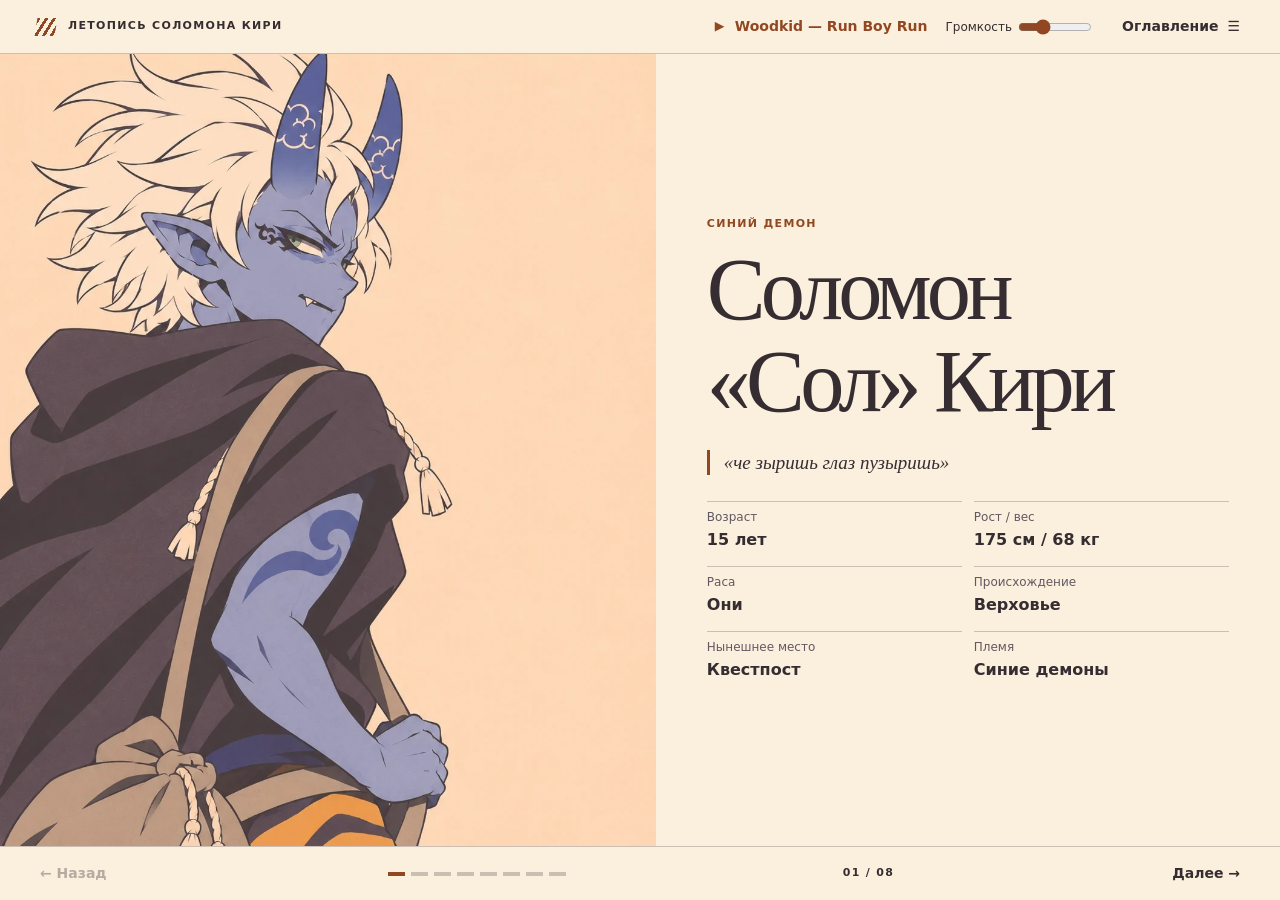
<file: chapters/index.html>
<!doctype html>
<html lang="ru"><head>
<meta charset="utf-8"><meta name="viewport" content="width=device-width,initial-scale=1">
<title>Соломон Кири · Иллюстрированная летопись</title>
<link rel="stylesheet" href="folio.css?v=se-guest2"><script defer src="folio.js?v=se-theme1"></script><script defer src="scenes.js?v=still2"></script><script defer src="music.js"></script></head>
<body><header><div class="mast"><i aria-hidden="true"></i>Летопись Соломона Кири</div>
<div class="soundtrack" role="group" aria-label="Музыка летописи" hidden>
  <button class="music-toggle" type="button" aria-label="Включить Woodkid — Run Boy Run"><span class="play-icon" aria-hidden="true">▶</span> <span><span class="artist">Woodkid — </span>Run Boy Run</span></button>
  <label class="volume">Громкость <input id="volume" type="range" min="0" max="100" value="30" aria-label="Громкость музыки" aria-valuetext="30 %"></label>
  <audio id="soundtrack" preload="none" src="audio/run-boy-run.mp3"></audio>
  <span class="music-error" role="status"></span>
</div>
<button id="contents" type="button" aria-haspopup="dialog">Оглавление <b aria-hidden="true">☰</b></button></header>
<main id="reader" tabindex="0" aria-label="Страница летописи">
<section id="beginning" class="spread cover" aria-label="Соломон «Сол» Кири">
<!-- Арт 1.1 — Взгляд Сола через плечо -->
<figure class="panel"><img src="art/1.1.webp" alt="Взгляд Сола через плечо" width="1084" height="1451" loading="eager" decoding="async"></figure>
<div class="copy"><p class="kicker">Синий демон</p><h1>Соломон <br>«Сол» Кири</h1><blockquote>«че зыришь глаз пузыришь»</blockquote><dl><div><dt>Возраст</dt><dd>15 лет</dd></div><div><dt>Рост / вес</dt><dd>175 см / 68 кг</dd></div><div><dt>Раса</dt><dd>Они</dd></div><div><dt>Происхождение</dt><dd>Верховье</dd></div><div><dt>Нынешнее место</dt><dd>Квестпост</dd></div><div><dt>Племя</dt><dd>Синие демоны</dd></div></dl></div>
</section>
<section id="face" class="spread portrait" aria-label="Лик синего демона">
<!-- Арт 2.1 — Сол прикрывает глаза ладонью -->
<figure class="panel"><img src="art/2.1.webp" alt="Сол прикрывает глаза ладонью" width="1254" height="1254" loading="lazy" decoding="async"></figure>
<div class="copy"><p class="kicker">Глава первая</p><h2>Лик синего демона</h2>
<p>Соломон — атлетичный, но не особо габаритный для своего вида юноша. Он из подвида «синих» тифлингов. Теперь их вид называют «Они». Собственно, все черты, присущие его расе, есть и у Сола: кожа синяя, волосы белые, когти длинные, а сам парень, несмотря на юный возраст, часто выше своих сверстников других видов.</p>
<p>Сол носит традиционные наряды своего племени. Для них используют шкуры диких зверей и полотно, которое ткут племенные мастера.</p>
</div>
</section>
<section id="temper" class="spread wide" aria-label="Нрав, острый как клык">
<!-- Арт 3.1 — Сол и скальная гончая -->
<figure class="panel"><img src="art/3.1.webp" alt="Сол и скальная гончая" width="1536" height="1024" loading="lazy" decoding="async"></figure>
<div class="copy"><p class="kicker">Глава вторая</p><h2>Нрав, острый как клык</h2>
<p>Если уж раскрывать характер, то сразу упомяну, что наш юный синий демон — точно не простая жертва пубертата. По крайней мере, сам он так точно не считает. Как минимум потому, что не знает, что такое пубертат.</p>
<p>Самое главное — не обмануться миловидностью юного демона. С самого рождения он рос в условиях экстремального холода и постоянно боролся за выживание. Умение выживать и сила в племени ценятся больше всего, а потому каждый в нём приспособился к местным условиям и стал сильным хищником. Наш герой в том числе.</p>
<p>Кири — настоящий охотник и полноправный член племени. По своим способностям он уже не сильно отстаёт от взрослых членов общины. Благодаря развитым инстинктам и боевым навыкам его не страшит встреча с опасной тварью или иным сильным врагом.</p>
<p>Однако в характере нашего синего демона определённо есть и другая черта — любопытство… Оно и понятно, ведь он молодой и пронырливый. Многие вылазки бывают не очень удачными и даже опасными, а порой оказываются обычной тратой времени. Но случаются и интересные находки: то обнаружит, где обитают звери, то отыщет ещё что-нибудь любопытное.</p>
</div>
</section>
<section id="temper-gear" class="spread wide" aria-label="Сила и острый язык">
<!-- Арт 4.1 — Шипастая канабо Сола -->
<figure class="panel"><img src="art/4.1.webp" alt="Шипастая канабо Сола" width="1536" height="1024" loading="lazy" decoding="async"><video class="scene-film" data-src="motion/bell.webm" muted playsinline preload="none" aria-hidden="true"></video><button type="button" class="scene-action"><span>Качнуть колокольчик</span></button></figure>
<div class="copy"><p class="kicker">Глава вторая · продолжение</p><h2>Сила и острый язык</h2>
<p>Кроме всего прочего, Сол сам по себе бунтарь. Авторитетов он не признаёт: у него в генах — добиваться главенства и бороться за своё положение. А отстоять его можно не только силой, но и острым языком. Впрочем, и насчёт силы юнец знает: бой с ним ни для кого не будет лёгкой прогулкой.</p>
<p>Он не боится сильных и всегда ставит чужую силу под сомнение, пока сам её не проверит. Ну или пока инстинкты не подскажут, что для него это билет в один конец.</p>
<p>Ну а ещё он слегка язвительный и хамоватый. Скорее всего, просто потому, что вырос в племени демонов. А они, как правило, не отличаются тактичностью или изворотливостью в формулировках.</p>
<details class="study"><summary>Рассмотреть канабо</summary><div><figure><div class="detail-art spikes" aria-hidden="true"></div><figcaption>Шипы и обмотка</figcaption></figure><figure><div class="detail-art bell" aria-hidden="true"></div><figcaption>Колокольчик на шнуре</figcaption></figure></div></details></div>
</section>
<section id="origins" class="spread wide" aria-label="Холодные выси">
<!-- Арт 5.1 — Первый снег на когте -->
<figure class="panel"><img src="art/5.1.webp" alt="Первый снег на когте" width="1600" height="900" loading="lazy" decoding="async"><svg class="air" viewBox="0 0 1600 900" aria-hidden="true"><circle class="flake" cx="1011" cy="235" r="2.9" style="--delay:-6.0s;--time:5.0s"/><circle class="flake" cx="62" cy="343" r="2.5" style="--delay:-5.8s;--time:6.1s"/><circle class="flake" cx="1271" cy="193" r="2.7" style="--delay:-6.0s;--time:5.0s"/><circle class="flake" cx="941" cy="336" r="1.7" style="--delay:-8.2s;--time:4.7s"/><circle class="flake" cx="448" cy="36" r="2.6" style="--delay:-7.4s;--time:6.9s"/><circle class="flake" cx="218" cy="-21" r="3.6" style="--delay:-7.4s;--time:6.8s"/><circle class="flake" cx="497" cy="53" r="3.8" style="--delay:-3.8s;--time:6.1s"/><circle class="flake" cx="1393" cy="393" r="3.7" style="--delay:-4.9s;--time:7.6s"/><circle class="flake" cx="1183" cy="127" r="3.7" style="--delay:-8.0s;--time:6.4s"/><circle class="flake" cx="1078" cy="795" r="1.5" style="--delay:-5.5s;--time:6.8s"/><circle class="flake" cx="1001" cy="448" r="2.8" style="--delay:-4.9s;--time:6.7s"/><circle class="flake" cx="209" cy="156" r="3.7" style="--delay:-6.0s;--time:5.7s"/><circle class="flake" cx="783" cy="846" r="3.0" style="--delay:-6.1s;--time:4.9s"/><circle class="flake" cx="521" cy="303" r="2.2" style="--delay:-4.6s;--time:7.3s"/><circle class="flake" cx="1064" cy="143" r="1.4" style="--delay:-7.4s;--time:6.0s"/><circle class="flake" cx="1102" cy="-14" r="1.9" style="--delay:-3.8s;--time:5.9s"/><circle class="flake" cx="1283" cy="65" r="3.2" style="--delay:-2.0s;--time:4.8s"/><circle class="flake" cx="600" cy="-3" r="2.4" style="--delay:-4.5s;--time:6.6s"/><circle class="flake" cx="1526" cy="13" r="2.6" style="--delay:-3.3s;--time:5.7s"/><circle class="flake" cx="973" cy="447" r="3.0" style="--delay:-7.7s;--time:5.3s"/><circle class="flake" cx="383" cy="435" r="3.6" style="--delay:-3.3s;--time:5.2s"/><circle class="flake" cx="1572" cy="185" r="3.6" style="--delay:-0.1s;--time:5.4s"/><circle class="flake" cx="739" cy="143" r="1.9" style="--delay:-0.1s;--time:4.6s"/></svg></figure>
<div class="copy"><p class="kicker">Глава третья</p><h2>Холодные выси</h2>
<p>Холодные выси… Где-то на вершинах, в снегах, обитает племя, которое местные боязливо зовут синими демонами. Некогда это было племя неудержимых воинов, живших в изоляции от остального мира. Своими когтями они разрывали плоть. Острыми зубами впивались в добычу, а своей дьявольской силой метали скалы. Но в какой-то момент истории старого континента они исчезли и объявились уже после катаклизма, перебравшись через далёкое море.</p>
<p>Говорят, верховный шаман знал о катастрофе даже раньше многих королей. Будучи духовным лидером, он повёл своё племя в новый мир, чтобы дать ему шанс на новое начало. Племя и так едва насчитывало пару десятков сородичей, а опаснейший путь пережили лишь немногие.</p>
<p>Но даже в новом мире их бы гнали. Вот и поселились они в лесах нынешнего Верховья, в условиях, привычных им ещё по старому миру.</p>
</div>
</section>
<section id="origins-story" class="spread wide" aria-label="Среди синих демонов">
<!-- Арт 6.1 — Зимняя стоянка синих Они -->
<figure class="panel"><img src="art/6.1.webp" alt="Зимняя стоянка синих Они" width="1536" height="1024" loading="lazy" decoding="async"><svg class="air" viewBox="0 0 1536 1024" aria-hidden="true"><path class="smoke" d="M881 797 q 12 -21 -4 -41 t 4 -38" style="--delay:-0.0s"/><path class="smoke" d="M881 797 q 12 -21 -4 -41 t 4 -38" style="--delay:-2.1s"/><path class="smoke" d="M881 797 q 12 -21 -4 -41 t 4 -38" style="--delay:-4.2s"/><circle class="ember" cx="869" cy="797" r="2" style="--delay:-0.0s;--time:3.2s"/><circle class="ember" cx="876" cy="797" r="3" style="--delay:-1.1s;--time:3.5s"/><circle class="ember" cx="883" cy="797" r="2" style="--delay:-2.2s;--time:3.8000000000000003s"/><circle class="ember" cx="890" cy="797" r="3" style="--delay:-3.3000000000000003s;--time:4.1s"/></svg></figure>
<div class="copy"><p class="kicker">Глава третья · продолжение</p><h2>Среди синих демонов</h2>
<p>Соломон родился в тяжёлое время, когда стычки с представителями других рас и с бандитами были нормой. А правители Верховья всячески притесняли демонов Они. Впрочем, и само племя было далеко не безобидным. В первую очередь они воины: своего не отдадут и в случае чего готовы драться. Стычки нередко приводили к потерям с обеих сторон, и ненависть между расами всё росла.</p>
<p>Однако всё было не так плохо. За дипломатию и за дела, требовавшие ума, чаще всего отвечал шаман — старейший и мудрейший в общине, её опора. Благодаря верховному шаману племя порой торговало с путниками и даже помогало им.</p>
<p>Сам Соломон, хоть и был удалым и даже в некоторой степени буйным, учился и у воинов, и у шаманов. У одних перенимал боевые навыки, у других учился общаться. Из-за того, как мало он знал о большом мире, Сол порой оставался наивным. Но наивность не равна глупости: к тому, что казалось ему абсурдным, он относился со скепсисом.</p>
<p>Несмотря на то что жизнь в племени была привычной и даже по-своему интересной, нельзя сказать, что Кири был полностью ею доволен. Юнец чувствовал, как тесен его мирок, а ему хотелось большего. Со временем он, может, и стал бы вождём своего племени, но куда охотнее достиг бы тех вершин, которых ещё не достигал ни один из его сородичей.</p>
</div>
</section>
<section id="stranger" class="spread wide" aria-label="Незваный гость">
<!-- Арт 7.1 — Незваный гость у костра -->
<figure class="panel"><img src="art/7.1.webp" alt="Незваный гость у костра" width="1536" height="1024" loading="lazy" decoding="async"><svg class="air" viewBox="0 0 1536 1024" aria-hidden="true"><defs><radialGradient id="fire-wash"><stop stop-color="#ffc66e" stop-opacity=".85"/><stop offset="1" stop-color="#ff8d40" stop-opacity="0"/></radialGradient></defs><ellipse class="firelight" cx="494" cy="894" rx="79" ry="56" fill="url(#fire-wash)"/><circle class="ember" cx="482" cy="902" r="2" style="--delay:-0.0s;--time:3.2s"/><circle class="ember" cx="489" cy="902" r="3" style="--delay:-1.1s;--time:3.5s"/><circle class="ember" cx="496" cy="902" r="2" style="--delay:-2.2s;--time:3.8000000000000003s"/></svg></figure>
<div class="copy"><p class="kicker">Глава четвёртая</p><h2>Незваный гость</h2>
<p>Поворотной точкой стала встреча с незваным гостем — обычным на вид бродягой, который по ошибке заглянул в логово целого племени демонов. Но он не испугался — наоборот, как ни в чём не бывало стащил и съел провиант, которого племени хватило бы на целую неделю, и уселся греться у местного костра.</p>
<p>А когда старшие проявили агрессию, бродяга за какие-то минуты раскидал их, как щенков. Последним выступил Сол. Его в этой битве буквально унизили.</p>
<p>Впервые в жизни демон был и подавлен, и воодушевлён. Первое — от собственного поражения, а второе — от мысли, что мир куда больше, чем он представлял, и встречаются в нём совершенно невероятные персонажи.</p>
</div>
</section>
<section id="path" class="spread wide" aria-label="За пределами племени">
<!-- Арт 8.1 — Сол перепрыгивает ручей -->
<figure class="panel"><img src="art/8.1.webp" alt="Сол перепрыгивает ручей" width="1600" height="800" loading="lazy" decoding="async"></figure>
<div class="copy"><p class="kicker">Глава пятая</p><h2>За пределами племени</h2>
<p>Восстановившись, наш герой собрал кое-какие пожитки и просто покинул племя, дабы изучить этот огромный, прежде неизведанный мир и однажды взять реванш у своего обидчика.</p>
<p>Однако долго странствовать по миру в одиночку и без средств было тяжело даже для такого умелого, хоть и небольшого воина, как Сол. После одной из драк в какой-то деревенской таверне мальчишка услышал об опорном пункте для странников и разных интересных, а главное — сильных людей. Недолго думая, он отправился в дальний путь, не зная, что ждёт его в конце.</p>
<button class="journey-music" type="button" hidden><span class="play-icon" aria-hidden="true">▶</span> <span class="journey-label">В путь</span></button>
<a class="restart" href="#beginning">К началу летописи ↑</a></div>
</section>
</main><footer><button id="back" type="button" aria-label="Предыдущая страница">← <span>Назад</span></button><nav aria-label="Страницы"><a href="#beginning" aria-label="1. Соломон «Сол» Кири"></a><a href="#face" aria-label="2. Лик синего демона"></a><a href="#temper" aria-label="3. Нрав, острый как клык"></a><a href="#temper-gear" aria-label="4. Сила и острый язык"></a><a href="#origins" aria-label="5. Холодные выси"></a><a href="#origins-story" aria-label="6. Среди синих демонов"></a><a href="#stranger" aria-label="7. Незваный гость"></a><a href="#path" aria-label="8. За пределами племени"></a></nav><output aria-live="polite" id="count">01 / 08</output><button id="next" type="button" aria-label="Следующая страница"><span>Далее</span> →</button></footer>
<dialog id="menu" aria-labelledby="contents-title"><div class="menu-head"><h2 id="contents-title">Оглавление</h2><form method="dialog"><button aria-label="Закрыть">✕</button></form></div><ol><li><a href="#beginning"><span>01</span>Соломон «Сол» Кири</a></li><li><a href="#face"><span>02</span>Лик синего демона</a></li><li><a href="#temper"><span>03</span>Нрав, острый как клык</a></li><li><a href="#temper-gear"><span>04</span>Сила и острый язык</a></li><li><a href="#origins"><span>05</span>Холодные выси</a></li><li><a href="#origins-story"><span>06</span>Среди синих демонов</a></li><li><a href="#stranger"><span>07</span>Незваный гость</a></li><li><a href="#path"><span>08</span>За пределами племени</a></li></ol></dialog>
</body></html>
</file>
<file: chapters/folio.css>
:root {
  --ink:#242632; --paper:#f8f1e4; --plum:#443949; --line:#d2c6b7; --accent:#a14f26;
  color-scheme:light dark; -webkit-text-size-adjust:100%; text-size-adjust:100%;
  color:var(--ink); background:var(--paper); font:16px/1.5 system-ui,sans-serif;
}
* { box-sizing:border-box }
/* Shared by each spread and by the frame while that page is open. */
#beginning, body[data-page="beginning"] {
  --paper:#fbf0dd; --ink:#352d31; --accent:#914721; --mat:#f1d9b6;
}
#face, body[data-page="face"] {
  --paper:#edf0fc; --ink:#292e49; --accent:#464e8b; --mat:#dce2f7;
}
#temper, body[data-page="temper"] {
  --paper:#f4eaf0; --ink:#392b38; --accent:#813958; --mat:#e6d7e3;
}
#temper-gear, body[data-page="temper-gear"] {
  --paper:#e8e9e7; --ink:#2a3032; --accent:#475864; --mat:#d3d7d7;
}
#origins, body[data-page="origins"] {
  --paper:#e9f4f7; --ink:#23373e; --accent:#2d6178; --mat:#d0e6ee;
}
#origins-story, body[data-page="origins-story"] {
  --paper:#e9f0e7; --ink:#29382d; --accent:#3d624d; --mat:#d3e1d2;
}
#stranger, body[data-page="stranger"] {
  --paper:#fbefe2; --ink:#352c35; --accent:#894923; --mat:#ead8c9;
}
#path, body[data-page="path"] {
  --paper:#f4f3da; --ink:#313522; --accent:#59621b; --mat:#e4e7c8;
}
body,.spread { background:var(--paper); color:var(--ink) }
body { margin:0; --line:color-mix(in srgb,var(--ink) 25%,var(--paper)) }
header,footer { display:flex; align-items:center; gap:12px; padding:0 clamp(14px,3vw,36px) }
header { min-height:54px; justify-content:space-between; border-bottom:1px solid var(--line) }
.mast,.kicker,#count { font-weight:750; letter-spacing:.12em; text-transform:uppercase; font-size:11px }
.mast { display:flex; align-items:center; gap:12px }
.mast i { display:block; width:20px; height:18px; background:repeating-linear-gradient(115deg,var(--accent) 0 3px,transparent 3px 7px); transform:skewX(-9deg) }
button,a { color:inherit; font:inherit; touch-action:manipulation }
button { background:transparent; border:0; cursor:pointer; padding:10px 4px; font-size:14px; font-weight:650 }
button:disabled { opacity:.35; cursor:default }
button:focus-visible,a:focus-visible,summary:focus-visible,main:focus-visible { outline:2px solid var(--accent); outline-offset:-2px }
header b { margin-left:4px }
body.ready { height:100vh; height:100dvh; display:grid; grid-template-rows:auto minmax(0,1fr) auto; overflow:hidden }
main { overflow:auto; min-width:0; scrollbar-width:thin; overflow-anchor:none }
.spread { max-width:1400px; margin:auto; min-height:100%; display:grid; align-content:center }
.spread[hidden] { display:none }
.panel { margin:0; background:var(--mat,var(--paper)); overflow:hidden }
.panel img { display:block; width:100%; height:100%; object-fit:cover }
.cover,.portrait { grid-template-columns:minmax(0,1.05fr) minmax(0,1fr); align-content:stretch }
.cover .panel,.portrait .panel { position:relative; min-height:380px }
.cover .panel img,.portrait .panel img { position:absolute; inset:0; object-position:53% 32% }
.portrait .panel { grid-column:2; grid-row:1 }
.portrait .copy { grid-column:1; grid-row:1 }
.copy { padding:clamp(22px,4vw,58px); align-self:center; min-width:0 }
.kicker { color:var(--accent); margin:0 0 12px }
h1,h2 { font-family:Georgia,serif; font-weight:500; letter-spacing:-.055em; line-height:1.04; margin:0 0 22px }
h1 { font-size:clamp(42px,6.9vw,105px) }
h2 { font-size:clamp(32px,4.8vw,64px); text-wrap:balance }
.copy p:not(.kicker) { font:clamp(17px,1.9vw,20px)/1.55 Georgia,serif; max-width:69ch; margin:0 0 .8em }
blockquote { margin:18px 0 26px; border-left:3px solid var(--accent); padding-left:14px; font:italic 19px/1.35 Georgia,serif }
dl { margin:0; display:grid; grid-template-columns:1fr 1fr; gap:12px }
dl div { border-top:1px solid var(--line); padding-top:6px }
dt { font-size:12px; color:#625862 } dd { margin:2px 0; font-weight:650 }
.wide { grid-template-columns:minmax(0,1fr); align-content:start }
.wide .panel img { height:auto; max-height:clamp(220px,45vh,400px); object-fit:contain }
.forum-embed .wide { max-width:none }
.forum-embed .wide .panel img { max-height:none }
.wide .panel { background:var(--mat,var(--paper)) }
.wide .copy { width:min(100%,860px); margin:auto; padding-block:clamp(22px,3.5vw,44px) }
.study summary,.restart { color:var(--accent); cursor:pointer; font-weight:650 }
.study>div { display:flex; gap:12px } .study figure { flex:1; margin:10px 0 }
.study img { width:100%; max-height:130px; object-fit:contain } .study figcaption { font-size:13px }
footer { min-height:54px; border-top:1px solid var(--line); justify-content:space-between; background:var(--paper) }
footer nav { display:flex; align-items:center }
footer nav a { padding:12px 3px; display:block }
footer nav a::before { content:""; display:block; height:4px; width:17px; background:var(--line) }
footer nav a[aria-current]::before { background:var(--accent) }
#count { font-variant-numeric:tabular-nums; white-space:nowrap }
dialog { background:var(--paper); color:var(--ink); padding:16px 24px; border:1px solid var(--line); width:min(440px,92vw); max-height:90%; overflow:auto }
dialog::backdrop { background:#201d2ab0 }
.menu-head { display:flex; justify-content:space-between; align-items:center } .menu-head h2 { font-size:32px; margin:0 }
ol { list-style:none; margin:12px 0; padding:0 } li a { display:flex; align-items:center; gap:18px; padding:9px 0; text-decoration:none; border-top:1px solid var(--line) }
li span { font:12px monospace; color:var(--accent) } li a[aria-current] { font-weight:750 }
body:not(.ready) footer,body:not(.ready) #contents { display:none }
@media(max-width:640px){
  .cover,.portrait { display:flex; flex-direction:column }
  .cover .panel,.portrait .panel { min-height:0; height:clamp(200px,56vw,320px); width:100% }
  .cover .panel img { object-position:50% 23% } .portrait .panel img { object-position:50% 45% }
  .copy { width:100%; padding:18px 20px } h1 { font-size:44px; margin:0 } h1 br { display:none } h1 br::after { content:" " }
  h2 { margin-bottom:16px } .kicker { margin-bottom:6px } dl { gap:8px 16px } blockquote { margin:10px 0 16px }
  .mast { letter-spacing:.055em; gap:6px } footer { gap:4px } footer nav a::before { width:9px }
}
@media(max-width:390px){footer button span { display:none } footer button { min-width:38px } .mast { font-size:10px }}
@media(prefers-reduced-motion:no-preference){.ready .spread:not([hidden]) .panel img { animation:arrive .38s ease-out } @keyframes arrive { from{opacity:.75} }}
.study .detail-art { height:125px; background-image:url("art/4.1.webp"); background-repeat:no-repeat; background-size:200% auto }
.study .spikes { background-position:85% 18% }
.study .bell { background-position:0% 100% }


/* Scene overlays share the original illustration's box. Only the image sets its height. */
.panel { position:relative }
.scene-film,.air,.scene-action { position:absolute; inset:0; width:100%; height:100% }
.scene-film { object-fit:contain; pointer-events:none; opacity:0 }
.scene-film.is-playing { opacity:1 }
.scene-action { display:none }
.motion-ready .scene-action { display:flex; align-items:flex-end; justify-content:flex-end; padding:12px; touch-action:pan-y }
.scene-action span { color:#fff9eb; background:#302a32eb; border-radius:20px; padding:6px 12px; font:600 12px/1.5 system-ui,sans-serif }
.scene-action span::before { content:"▸"; margin-right:7px; color:#ffd69d }
.scene-action:hover span { background:#191820 }
.air { pointer-events:none; overflow:hidden }
.air * { animation-play-state:paused!important }
.air.active * { animation-play-state:running!important }
.flake { fill:#fffcf1; opacity:0; animation:snowfall var(--time) linear var(--delay) infinite }
.ember { fill:#ffc784; opacity:0; animation:drift-up var(--time) ease-out var(--delay) infinite }
.smoke { stroke:#8993a3; stroke-width:10; stroke-linecap:round; fill:none; opacity:0; animation:smoke-rise 6.3s ease-out var(--delay) infinite }
.firelight { animation:fireglow 2.7s ease-in-out alternate infinite }
@keyframes snowfall { 0% { transform:translate(-20px,-70px);opacity:0 } 15%,80% { opacity:.65 } 100% { transform:translate(18px,70px);opacity:0 } }
@keyframes drift-up { 0% { opacity:0 } 16% { opacity:.9 } 70% { opacity:.55 } 100% { opacity:0;transform:translate(15px,-66px) } }
@keyframes smoke-rise { 0% { opacity:0;transform:translate(0,0) } 34% { opacity:.2 } 100% { opacity:0;transform:translate(-24px,-75px) } }
@keyframes fireglow { 0%,66% { opacity:.22 } 30%,100% { opacity:.64 } }
@media(prefers-reduced-motion:reduce) {
  .air,.scene-film,.motion-ready .scene-action { display:none }
}

/* Safari versions before container units receive the measured reading height. */
/* Use the reading pane as the height reference, excluding both navigation bars. */
.forum-embed:is([data-page="beginning"],[data-page="face"]) #reader { container-type:size }
.forum-embed :is(.cover,.portrait):not([hidden]) {
  display:grid;
  max-width:1280px;
  align-content:stretch;
}
.forum-embed .cover { grid-template-columns:minmax(0,min(46%,75cqh)) minmax(0,1fr) }
.forum-embed .portrait { grid-template-columns:minmax(0,1fr) minmax(0,min(46%,100cqh)) }
.forum-embed :is(.cover,.portrait) .panel {
  position:sticky;
  top:0;
  align-self:start;
  min-height:0;
  height:var(--reader-height,100vh);
  height:100cqh;
}
.forum-embed :is(.cover,.portrait) .panel img { height:100%; object-fit:cover }
.forum-embed .cover .panel img { object-position:48% 30% }
.forum-embed .portrait .panel img { object-position:55% 46% }
.forum-embed :is(.cover,.portrait) .copy { padding:clamp(20px,4vw,62px) }
.forum-embed .cover h1 { font-size:clamp(36px,6vw,76px) }
.forum-embed .portrait h2 { font-size:clamp(32px,4.6vw,58px) }

@media(max-width:640px) {
  .forum-embed .cover { grid-template-columns:37% minmax(0,1fr) }
  .forum-embed .portrait { grid-template-columns:minmax(0,1fr) 36% }
  .forum-embed :is(.cover,.portrait) .copy { padding:22px clamp(12px,3vw,20px) }
  .forum-embed .cover h1 { font-size:clamp(29px,6.6vw,42px) }
  .forum-embed .portrait h2 { font-size:clamp(26px,5.6vw,36px) }
  .forum-embed .portrait .copy p:not(.kicker) { font-size:16px; line-height:1.48 }
  .forum-embed .portrait .panel img { object-position:45% center }
}
@media(max-width:480px) {
  .forum-embed .cover dl { grid-template-columns:1fr; gap:6px }
  .forum-embed .cover blockquote { padding-left:9px; font-size:16px }
}

.soundtrack:not([hidden]) { display:flex; align-items:center; gap:14px; position:relative; margin-left:auto }
.music-toggle,.journey-music { display:inline-flex; gap:7px; align-items:center; color:var(--accent) }
.journey-music[hidden] { display:none }
.play-icon { width:1.3em; font-size:.9em; text-align:center }
.volume { display:flex; align-items:center; gap:6px; font-size:12px }
.volume input { width:74px; height:26px; margin:0; accent-color:var(--accent) }
.volume input:focus-visible { outline:2px solid var(--accent); outline-offset:2px }
.journey-music { margin-right:18px }
.music-error:not(:empty) { position:absolute; top:100%; right:0; z-index:2; padding:4px 10px; background:var(--paper); border:1px solid var(--line); font-size:12px }
@media(max-width:760px){
  header { flex-wrap:wrap; gap:0 8px }
  header .soundtrack:not([hidden]) { order:1; flex-basis:100%; justify-content:space-between; margin:0; border-top:1px solid var(--line) }
  header .music-toggle { font-size:13px; padding-block:7px }
}

/* The embedding page supplies its selected color scheme to this media query. */
:root[data-scheme="dark"] { --paper:#211e23; --ink:#f5ecdf; --accent:#eab081; --line:#655a60 }
:where(html[data-scheme="dark"]) #beginning,:where(html[data-scheme="dark"]) body[data-page="beginning"] { --paper:#292220; --ink:#faeddf; --accent:#f3b889; --mat:#382b26 }
:where(html[data-scheme="dark"]) #face,:where(html[data-scheme="dark"]) body[data-page="face"] { --paper:#202335; --ink:#ececff; --accent:#bcc5ff; --mat:#30344b }
:where(html[data-scheme="dark"]) #temper,:where(html[data-scheme="dark"]) body[data-page="temper"] { --paper:#2c222b; --ink:#f8eaf2; --accent:#f2aacb; --mat:#392c38 }
:where(html[data-scheme="dark"]) #temper-gear,:where(html[data-scheme="dark"]) body[data-page="temper-gear"] { --paper:#222728; --ink:#eaf0ef; --accent:#b2d2d8; --mat:#303637 }
:where(html[data-scheme="dark"]) #origins,:where(html[data-scheme="dark"]) body[data-page="origins"] { --paper:#1c2a31; --ink:#e6f2f8; --accent:#9ed8ef; --mat:#283b44 }
:where(html[data-scheme="dark"]) #origins-story,:where(html[data-scheme="dark"]) body[data-page="origins-story"] { --paper:#202a24; --ink:#e6f1e6; --accent:#abd2ae; --mat:#2b3930 }
:where(html[data-scheme="dark"]) #stranger,:where(html[data-scheme="dark"]) body[data-page="stranger"] { --paper:#242130; --ink:#f6ede2; --accent:#ffbe84; --mat:#1c1a26 }
:where(html[data-scheme="dark"]) #path,:where(html[data-scheme="dark"]) body[data-page="path"] { --paper:#27291d; --ink:#f1f1dc; --accent:#cbd88f; --mat:#343825 }
:where(html[data-scheme="dark"]) dt { color:#d1c6ce }
@supports not (color:color-mix(in srgb,black,white)) {
  body { --line:#b5a99f }
  html[data-scheme="dark"] body { --line:#635c65 }
}
@media(max-width:480px) {
  /* Keep page controls within reach even when the post reserves an 800px frame. */
  body.ready { grid-template-areas:"header" "navigation" "reading"; grid-template-rows:auto auto minmax(0,1fr) }
  body.ready > header { grid-area:header }
  body.ready > main { grid-area:reading }
  body.ready > footer { grid-area:navigation; border-top:0; border-bottom:1px solid var(--line) }
  header,footer { padding-inline:clamp(8px,3vw,14px) }
  #contents,.music-toggle,.volume,.volume input,.menu-head button,dialog li a { min-height:44px }
  #contents { padding-inline:6px; font-size:13px }
  header .music-toggle { padding-inline:3px; white-space:nowrap }
  .soundtrack .artist { display:none }
  .volume input { width:clamp(62px,22vw,90px) }
  footer { min-height:48px }
  footer nav { display:none }
  footer button { min-width:76px; min-height:44px; padding-inline:10px }
  footer button span { display:inline }
  #count { letter-spacing:.08em }
  dialog { width:calc(100% - 24px); max-height:calc(100% - 24px); padding:12px 16px }
  .menu-head button { min-width:44px }
  .copy { overflow-wrap:break-word; hyphens:auto }
  .forum-embed .cover { grid-template-columns:34% minmax(0,1fr) }
  .forum-embed .portrait { grid-template-columns:minmax(0,1fr) 32% }
  .forum-embed :is(.cover,.portrait) .copy { padding-block:16px }
  .forum-embed .cover h1 { font-size:clamp(26px,7.6vw,34px) }
  .forum-embed .cover dl { gap:5px }
  .forum-embed .portrait .copy p:not(.kicker) { line-height:1.5 }
  .wide .copy { padding:19px clamp(14px,4.8vw,22px) }
}
@media(orientation:landscape) and (max-height:440px) and (max-width:760px) {
  header { flex-wrap:nowrap; min-height:44px }
  header .soundtrack:not([hidden]) { order:0; flex-basis:auto; margin-left:auto; border:0; gap:7px }
  .soundtrack .artist { display:none }
  footer { min-height:44px }
}
</file>
